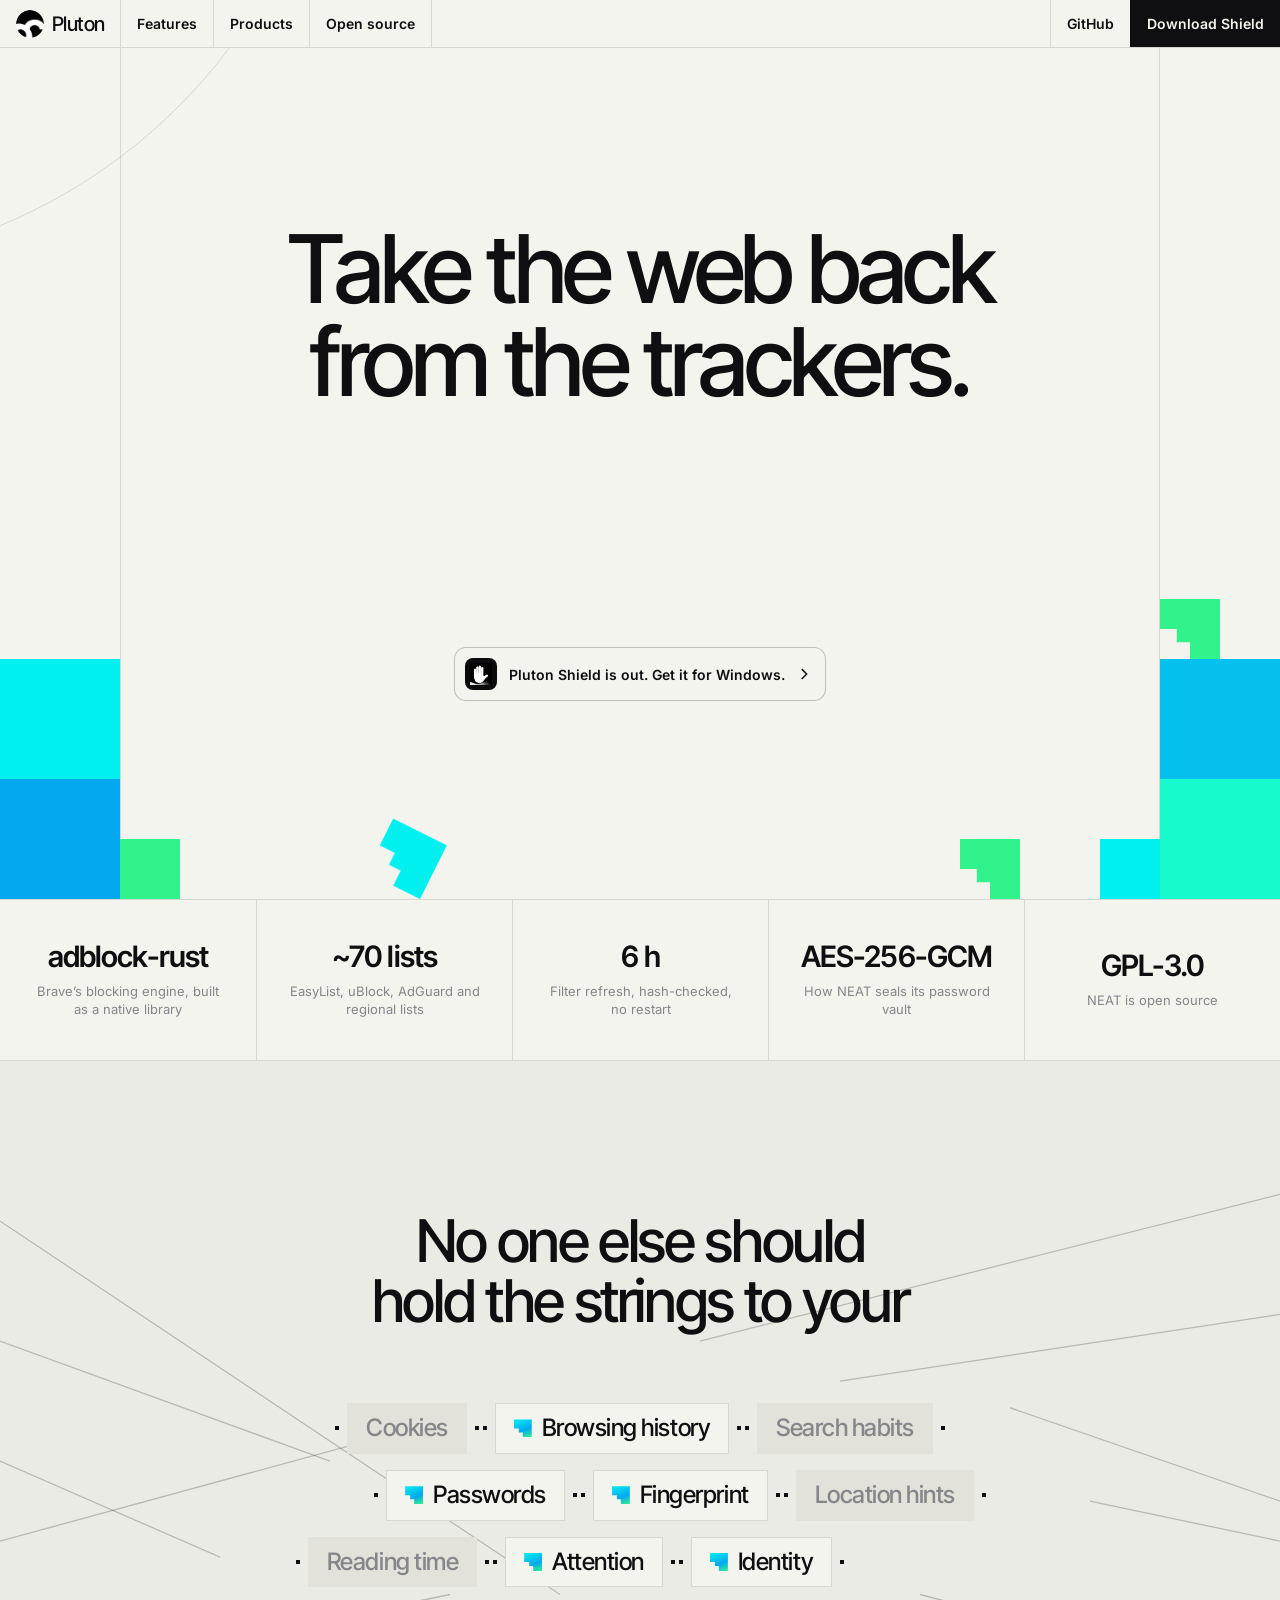
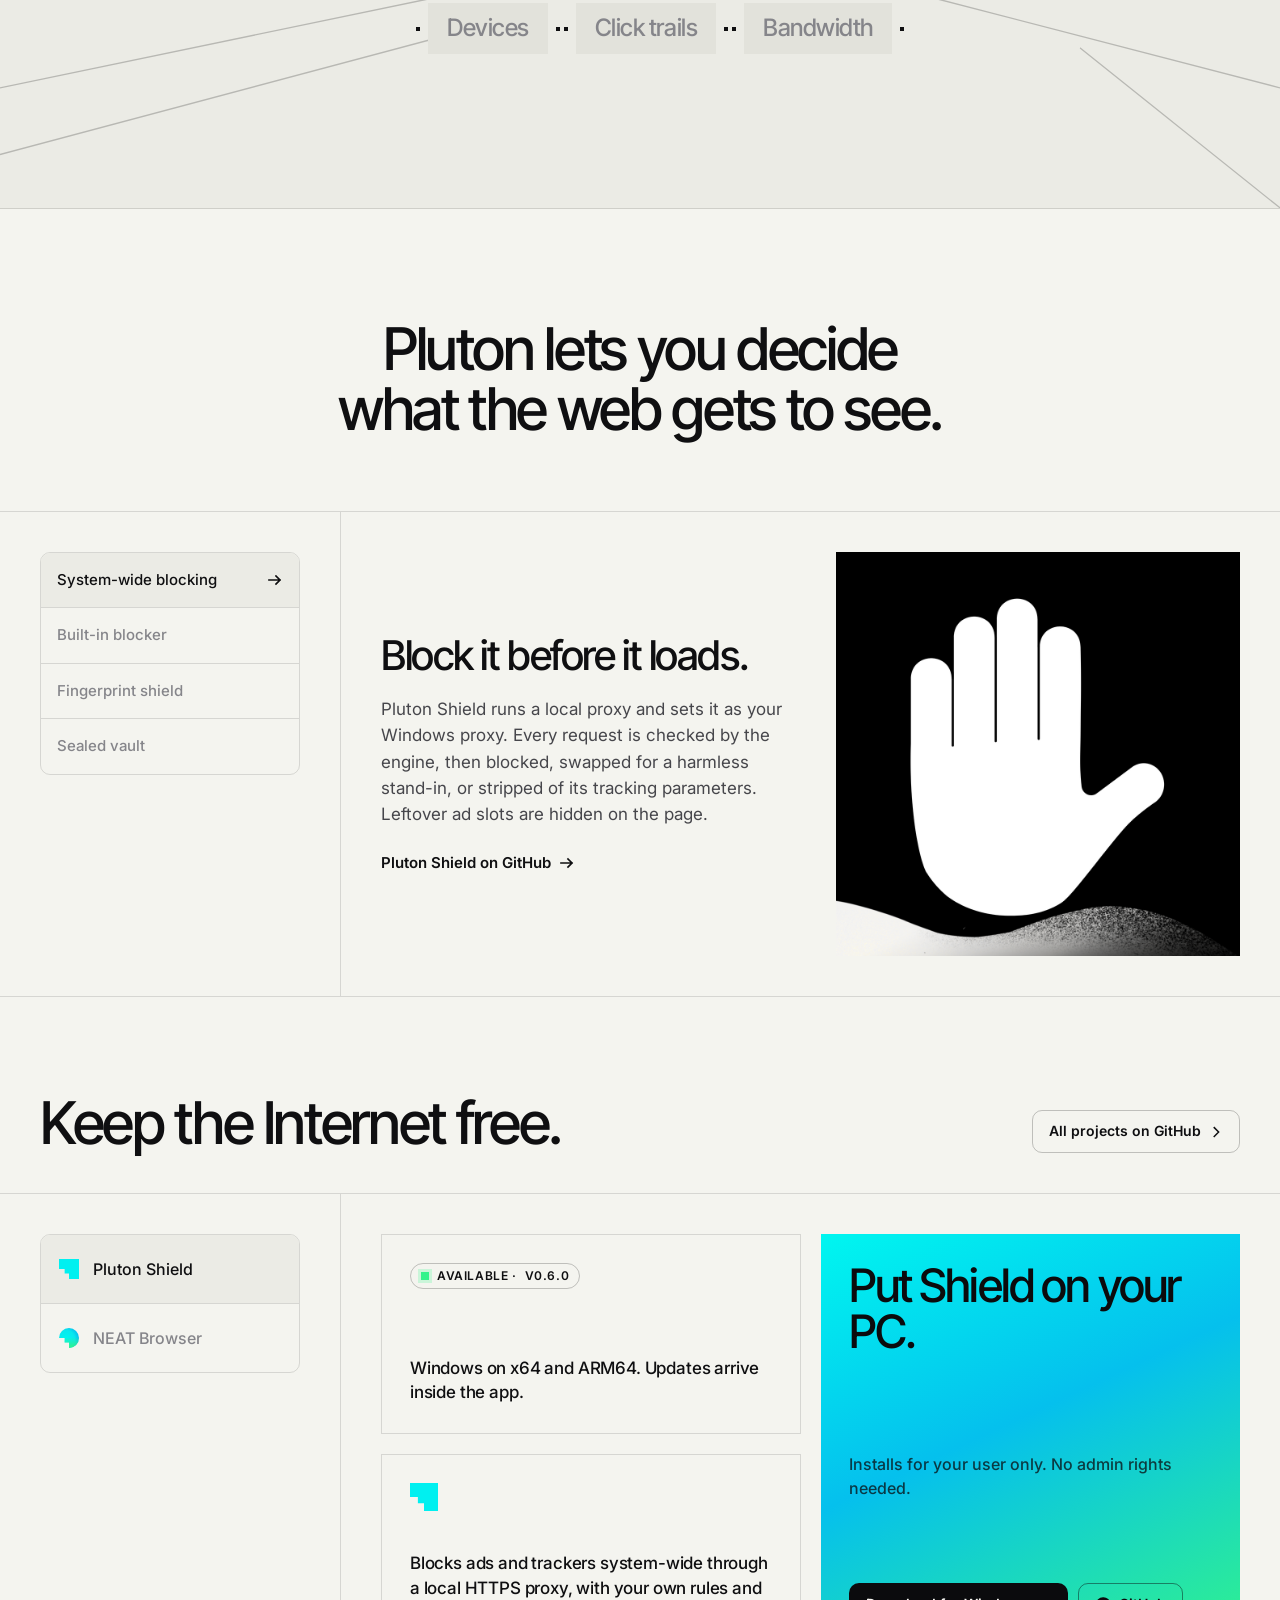
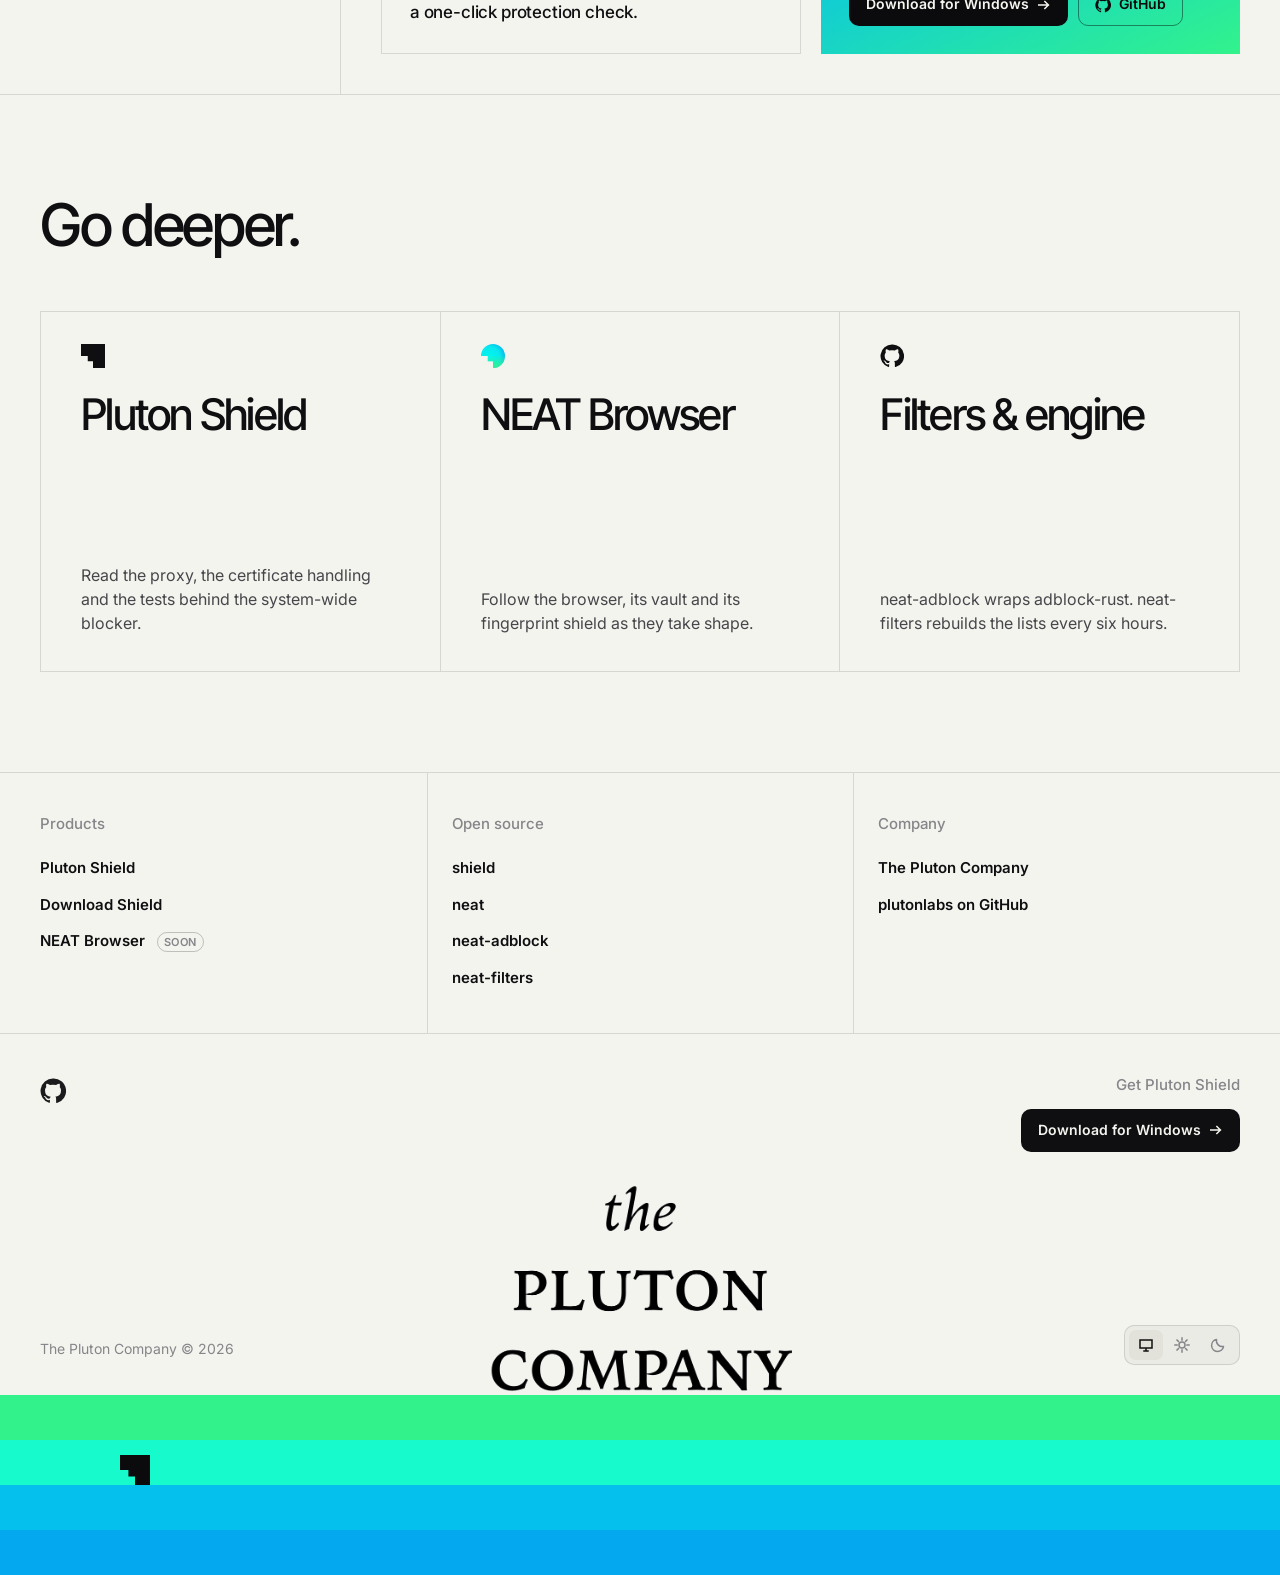
<file: index.html>
<!doctype html>
<html lang="en">
<head>
  <meta charset="utf-8">
  <meta name="viewport" content="width=device-width, initial-scale=1">
  <title>The Pluton Company — Shield &amp; NEAT</title>
  <meta name="description" content="The Pluton Company builds Pluton Shield, a system-wide ad and tracker blocker for Windows, and NEAT, a lightweight Windows browser with a built-in blocker, fingerprint protection and password vault.">
  <meta name="color-scheme" content="dark light">
  <meta name="theme-color" content="#0f0f11">
  <meta property="og:title" content="The Pluton Company — Shield &amp; NEAT">
  <meta property="og:description" content="Take the web back from the trackers. Pluton Shield blocks ads and trackers across Windows. NEAT is a lightweight browser built around privacy.">
  <meta property="og:type" content="website">

  <link rel="icon" type="image/png" sizes="32x32" href="assets/favicon-32.png">
  <link rel="apple-touch-icon" href="assets/favicon-180.png">

  <link rel="preconnect" href="https://fonts.googleapis.com">
  <link rel="preconnect" href="https://fonts.gstatic.com" crossorigin>
  <link href="https://fonts.googleapis.com/css2?family=Inter+Tight:wght@400;500;600&amp;family=Inter:wght@400;500;600&amp;display=swap" rel="stylesheet">
  <link rel="stylesheet" href="css/style.css">

  <!-- Runs before first paint so the saved theme is applied without a flash. -->
  <script src="js/app.js"></script>
  <script src="js/release.js" defer></script>
</head>
<body>

  <!-- Icon sprite -->
  <svg width="0" height="0" style="position:absolute" aria-hidden="true" focusable="false">
    <defs>
      <radialGradient id="neatBase" cx=".35" cy=".55" r=".78">
        <stop offset="0" stop-color="#00f6f0"/>
        <stop offset=".55" stop-color="#08e8ee"/>
        <stop offset="1" stop-color="#04a8ee"/>
      </radialGradient>
      <linearGradient id="neatGreen" x1="0" y1="0" x2="0" y2="1">
        <stop offset=".45" stop-color="#32f38b" stop-opacity="0"/>
        <stop offset="1" stop-color="#32f38b"/>
      </linearGradient>
      <linearGradient id="padGrad" x1="0" y1="0" x2="0" y2="1">
        <stop offset="0" stop-color="#04a8ee"/>
        <stop offset=".5" stop-color="#00f0f0"/>
        <stop offset="1" stop-color="#32f38b"/>
      </linearGradient>
    </defs>
    <symbol id="i-chev" viewBox="0 0 16 16"><path d="M6 3l5 5-5 5" fill="none" stroke="currentColor" stroke-width="1.7" stroke-linecap="square"/></symbol>
    <symbol id="i-arrow" viewBox="0 0 16 16"><path d="M2 8h11M9 4l4 4-4 4" fill="none" stroke="currentColor" stroke-width="1.7" stroke-linecap="square"/></symbol>
    <symbol id="i-github" viewBox="0 0 24 24"><path fill="currentColor" d="M12 .5a11.5 11.5 0 0 0-3.64 22.41c.58.1.79-.25.79-.56v-2c-3.2.7-3.88-1.37-3.88-1.37-.52-1.33-1.28-1.69-1.28-1.69-1.04-.71.08-.7.08-.7 1.15.08 1.76 1.19 1.76 1.19 1.03 1.76 2.69 1.25 3.34.96.1-.74.4-1.25.73-1.54-2.55-.29-5.24-1.28-5.24-5.69 0-1.26.45-2.28 1.18-3.09-.12-.29-.51-1.46.11-3.05 0 0 .97-.31 3.17 1.18a11 11 0 0 1 5.78 0c2.2-1.49 3.17-1.18 3.17-1.18.62 1.59.23 2.76.11 3.05.74.81 1.18 1.83 1.18 3.09 0 4.42-2.7 5.4-5.27 5.68.41.36.78 1.06.78 2.14v3.17c0 .31.21.67.8.56A11.5 11.5 0 0 0 12 .5Z"/></symbol>
    <symbol id="i-monitor" viewBox="0 0 16 16"><path d="M2 3h12v8H2zM6 14h4M8 11v3" fill="none" stroke="currentColor" stroke-width="1.5" stroke-linecap="square"/></symbol>
    <symbol id="i-sun" viewBox="0 0 16 16"><path d="M5 8a3 3 0 1 0 6 0 3 3 0 0 0-6 0zM8 1v2M8 13v2M1 8h2M13 8h2M3 3l1.4 1.4M11.6 11.6L13 13M13 3l-1.4 1.4M4.4 11.6L3 13" fill="none" stroke="currentColor" stroke-width="1.5" stroke-linecap="square"/></symbol>
    <symbol id="i-moon" viewBox="0 0 16 16"><path d="M13.5 9.5A6 6 0 0 1 6.5 2.5a6 6 0 1 0 7 7z" fill="none" stroke="currentColor" stroke-width="1.5" stroke-linejoin="round"/></symbol>
    <!-- The stepped-corner shape that runs through the whole brand -->
    <symbol id="i-stair" viewBox="0 0 16 16"><path d="M0 0H16V16H8V11.5H4.5V8H0Z" fill="currentColor"/></symbol>
    <!-- NEAT mark, redrawn as vector -->
    <symbol id="neat-mark" viewBox="0 0 64 64">
      <path d="M0 32A32 32 0 1 1 32 64L32 46L18 46L18 32Z" fill="url(#neatBase)"/>
      <path d="M0 32A32 32 0 1 1 32 64L32 46L18 46L18 32Z" fill="url(#neatGreen)"/>
    </symbol>
  </svg>

  <a class="skip" href="#main">Skip to content</a>

  <!-- ============ NAV ============ -->
  <header class="nav" id="top">
    <a class="nav__brand" href="#top" aria-label="The Pluton Company, home">
      <img class="mark" src="assets/pluton-mark.png" width="28" height="28" alt="">
      <span>Pluton</span>
    </a>

    <nav class="nav__links" id="nav-links" aria-label="Primary">
      <a href="#features">Features</a>
      <a href="#products">Products</a>
      <a href="#open-source">Open source</a>
    </nav>

    <div class="nav__right">
      <a class="nav__cell" href="https://github.com/plutonlabs" target="_blank" rel="noopener">GitHub</a>
      <a class="nav__cell nav__cell--cta" href="download.html#shield">Download Shield</a>
      <button class="nav__toggle" type="button" aria-expanded="false" aria-controls="nav-links" aria-label="Menu">
        <span></span><span></span>
      </button>
    </div>
  </header>

  <main id="main">

    <!-- ============ HERO ============ -->
    <section class="hero" id="hero" aria-labelledby="hero-title">
      <div class="hero__arc" aria-hidden="true"></div>
      <div class="hero__rail hero__rail--l" aria-hidden="true"></div>
      <div class="hero__rail hero__rail--r" aria-hidden="true"></div>

      <div class="hero__copy">
        <h1 class="display" id="hero-title">Take the web back<br>from the trackers.</h1>
      </div>

      <div class="stage" id="stage" aria-hidden="true">
        <div class="stage__probe"></div>
        <!-- static blocks -->
        <div class="blk blk--l1"></div>
        <div class="blk blk--l2"></div>
        <div class="blk blk--l3"></div>
        <div class="blk blk--r1"></div>
        <div class="blk blk--r2"></div>
        <div class="blk blk--r3"></div>
        <!-- moving blocks (positioned by js/app.js) -->
        <div class="mv mv--a" data-mv="a"></div>
        <div class="mv mv--b" data-mv="b"></div>
        <div class="mv mv--bar" data-mv="bar"></div>
        <div class="mv mv--d" data-mv="d"></div>
      </div>

      <a class="pill" href="download.html#shield">
        <span class="pill__icon"><img src="assets/shield-hand.png" width="22" height="22" alt=""></span>
        <span>Pluton Shield is out. Get it for Windows.</span>
        <svg class="ico" width="14" height="14" aria-hidden="true"><use href="#i-chev"/></svg>
      </a>
    </section>

    <!-- ============ AT A GLANCE ============ -->
    <section class="strip" aria-label="At a glance">
      <ul class="strip__row">
        <li class="strip__cell">
          <span class="strip__big">adblock-rust</span>
          <span class="strip__cap">Brave’s blocking engine, built as a native library</span>
        </li>
        <li class="strip__cell">
          <span class="strip__big">~70 lists</span>
          <span class="strip__cap">EasyList, uBlock, AdGuard and regional lists</span>
        </li>
        <li class="strip__cell">
          <span class="strip__big">6 h</span>
          <span class="strip__cap">Filter refresh, hash-checked, no restart</span>
        </li>
        <li class="strip__cell">
          <span class="strip__big">AES-256-GCM</span>
          <span class="strip__cap">How NEAT seals its password vault</span>
        </li>
        <li class="strip__cell">
          <span class="strip__big">GPL-3.0</span>
          <span class="strip__cap">NEAT is open source</span>
        </li>
      </ul>
    </section>

    <!-- ============ MANIFESTO ============ -->
    <section class="manifesto" id="manifesto" aria-labelledby="manifesto-title">
      <svg class="manifesto__lines" viewBox="0 0 1280 560" preserveAspectRatio="none" aria-hidden="true">
        <g fill="none" stroke="currentColor" stroke-width="1">
          <path d="M0 120L560 400"/>
          <path d="M0 210L330 300"/>
          <path d="M0 300L220 372"/>
          <path d="M0 360L440 270"/>
          <path d="M0 470L450 400"/>
          <path d="M0 520L450 430"/>
          <path d="M700 210L1280 100"/>
          <path d="M840 240L1280 190"/>
          <path d="M1010 260L1280 330"/>
          <path d="M1090 330L1280 360"/>
          <path d="M920 400L1280 470"/>
          <path d="M1080 440L1280 560"/>
        </g>
      </svg>

      <h2 class="display display--md" id="manifesto-title">No one else should hold the strings to your</h2>

      <ul class="chips">
        <li class="chips__row">
          <span class="chip"><i class="chip__ico" aria-hidden="true"></i>Cookies</span>
          <span class="chip chip--lit"><i class="chip__ico" aria-hidden="true"></i>Browsing history</span>
          <span class="chip"><i class="chip__ico" aria-hidden="true"></i>Search habits</span>
        </li>
        <li class="chips__row">
          <span class="chip chip--lit"><i class="chip__ico" aria-hidden="true"></i>Passwords</span>
          <span class="chip chip--lit"><i class="chip__ico" aria-hidden="true"></i>Fingerprint</span>
          <span class="chip"><i class="chip__ico" aria-hidden="true"></i>Location hints</span>
        </li>
        <li class="chips__row">
          <span class="chip"><i class="chip__ico" aria-hidden="true"></i>Reading time</span>
          <span class="chip chip--lit"><i class="chip__ico" aria-hidden="true"></i>Attention</span>
          <span class="chip chip--lit"><i class="chip__ico" aria-hidden="true"></i>Identity</span>
        </li>
        <li class="chips__row">
          <span class="chip"><i class="chip__ico" aria-hidden="true"></i>Devices</span>
          <span class="chip"><i class="chip__ico" aria-hidden="true"></i>Click trails</span>
          <span class="chip"><i class="chip__ico" aria-hidden="true"></i>Bandwidth</span>
        </li>
      </ul>
    </section>

    <!-- ============ FEATURES (tabs) ============ -->
    <section class="how" id="features" aria-labelledby="how-title">
      <div class="how__head">
        <h2 class="display display--md" id="how-title">Pluton lets you decide what the web gets to see.</h2>
      </div>

      <div class="tabs" data-tabs>
        <div class="tabs__list" role="tablist" aria-orientation="vertical" aria-label="Features">
          <button class="tab" role="tab" type="button" id="tab-system" aria-controls="panel-system" aria-selected="true">
            <span>System-wide blocking</span><svg class="ico" width="16" height="16" aria-hidden="true"><use href="#i-arrow"/></svg>
          </button>
          <button class="tab" role="tab" type="button" id="tab-blocker" aria-controls="panel-blocker" aria-selected="false" tabindex="-1">
            <span>Built-in blocker</span><svg class="ico" width="16" height="16" aria-hidden="true"><use href="#i-arrow"/></svg>
          </button>
          <button class="tab" role="tab" type="button" id="tab-fp" aria-controls="panel-fp" aria-selected="false" tabindex="-1">
            <span>Fingerprint shield</span><svg class="ico" width="16" height="16" aria-hidden="true"><use href="#i-arrow"/></svg>
          </button>
          <button class="tab" role="tab" type="button" id="tab-vault" aria-controls="panel-vault" aria-selected="false" tabindex="-1">
            <span>Sealed vault</span><svg class="ico" width="16" height="16" aria-hidden="true"><use href="#i-arrow"/></svg>
          </button>
        </div>

        <div class="tabs__panels">

          <article class="panel" role="tabpanel" id="panel-system" aria-labelledby="tab-system" tabindex="0">
            <div class="panel__text">
              <h3 class="display display--sm">Block it before it loads.</h3>
              <p>Pluton Shield runs a local proxy and sets it as your Windows proxy. Every request is checked by the engine, then blocked, swapped for a harmless stand-in, or stripped of its tracking parameters. Leftover ad slots are hidden on the page.</p>
              <a class="link-arrow" href="https://github.com/plutonlabs/shield" target="_blank" rel="noopener">Pluton Shield on GitHub <svg class="ico" width="16" height="16" aria-hidden="true"><use href="#i-arrow"/></svg></a>
            </div>
            <div class="panel__visual panel__visual--hand">
              <img src="assets/shield-hand.png" width="1000" height="1000" loading="lazy" alt="A white open hand held up like a stop sign, on black.">
            </div>
          </article>

          <article class="panel" role="tabpanel" id="panel-blocker" aria-labelledby="tab-blocker" tabindex="0" hidden>
            <div class="panel__text">
              <h3 class="display display--sm">A browser that blocks by default.</h3>
              <p>NEAT carries its own blocker: adblock-rust fed by uBlock Origin lists. It stops requests and popups, hides what is left, runs scriptlets before the page’s own scripts, and gives you a switch for each site.</p>
              <a class="link-arrow" href="https://github.com/plutonlabs/neat" target="_blank" rel="noopener">NEAT on GitHub <svg class="ico" width="16" height="16" aria-hidden="true"><use href="#i-arrow"/></svg></a>
            </div>
            <div class="panel__visual panel__visual--neat">
              <svg class="neat-big" viewBox="0 0 64 64" role="img" aria-label="The NEAT mark: a circle with a stepped corner cut out"><use href="#neat-mark"/></svg>
              <i class="deco deco--1"></i><i class="deco deco--2"></i><i class="deco deco--3"></i>
            </div>
          </article>

          <article class="panel" role="tabpanel" id="panel-fp" aria-labelledby="tab-fp" tabindex="0" hidden>
            <div class="panel__text">
              <h3 class="display display--sm">Look different to every site.</h3>
              <p>NEAT nudges what a page can read, such as canvas, audio and hardware details. Values stay steady on one site, differ on the next, and change again after a restart, so two sites can’t match their visitor.</p>
              <a class="link-arrow" href="https://github.com/plutonlabs/neat" target="_blank" rel="noopener">See how it works <svg class="ico" width="16" height="16" aria-hidden="true"><use href="#i-arrow"/></svg></a>
            </div>
            <div class="panel__visual panel__visual--fp">
              <div class="fp" data-fp>
                <figure class="fp__item"><div class="fp__grid" data-seed="11"></div><figcaption>example.com</figcaption></figure>
                <figure class="fp__item"><div class="fp__grid" data-seed="27"></div><figcaption>another.org</figcaption></figure>
                <figure class="fp__item"><div class="fp__grid" data-seed="43" data-roll></div><figcaption>example.com, after restart</figcaption></figure>
              </div>
            </div>
          </article>

          <article class="panel" role="tabpanel" id="panel-vault" aria-labelledby="tab-vault" tabindex="0" hidden>
            <div class="panel__text">
              <h3 class="display display--sm">Sealed on your machine.</h3>
              <p>Logins, one-time codes, cards and identities are sealed with AES-256-GCM. The key is wrapped for your Windows user, and showing or copying a password asks for Windows Hello or your NEAT password.</p>
              <a class="link-arrow" href="https://github.com/plutonlabs/neat" target="_blank" rel="noopener">NEAT on GitHub <svg class="ico" width="16" height="16" aria-hidden="true"><use href="#i-arrow"/></svg></a>
            </div>
            <div class="panel__visual panel__visual--vault">
              <svg class="padlock" viewBox="0 0 12 14" role="img" aria-label="A pixel-art padlock" shape-rendering="crispEdges">
                <path fill="url(#padGrad)" d="M4 0h4v1h-4zM3 1h6v1h-6zM2 2h3v1h-3zM7 2h3v1h-3zM2 3h2v1h-2zM8 3h2v1h-2zM2 4h2v1h-2zM8 4h2v1h-2zM2 5h2v1h-2zM8 5h2v1h-2zM0 6h12v1h-12zM0 7h12v1h-12zM0 8h4v1h-4zM8 8h4v1h-4zM0 9h4v1h-4zM8 9h4v1h-4zM0 10h5v1h-5zM7 10h5v1h-5zM0 11h5v1h-5zM7 11h5v1h-5zM0 12h12v1h-12zM0 13h12v1h-12z"/>
              </svg>
            </div>
          </article>

        </div>
      </div>
    </section>

    <!-- ============ PRODUCTS ============ -->
    <section class="work" id="products" aria-labelledby="work-title">
      <div class="work__head">
        <h2 class="display display--md" id="work-title">Keep the Internet free.</h2>
        <a class="btn" href="https://github.com/plutonlabs" target="_blank" rel="noopener">All projects on GitHub <svg class="ico" width="14" height="14" aria-hidden="true"><use href="#i-chev"/></svg></a>
      </div>

      <div class="tabs tabs--work" data-tabs>
        <div class="tabs__list tabs__list--work" role="tablist" aria-orientation="vertical" aria-label="Products">
          <button class="tab tab--prod" role="tab" type="button" id="tab-shield" aria-controls="panel-shield" aria-selected="true">
            <svg class="tab__ico" width="20" height="20" aria-hidden="true"><use href="#i-stair"/></svg>
            <span>Pluton Shield</span>
          </button>
          <button class="tab tab--prod" role="tab" type="button" id="tab-neat" aria-controls="panel-neat" aria-selected="false" tabindex="-1">
            <svg class="tab__ico" width="20" height="20" aria-hidden="true"><use href="#neat-mark"/></svg>
            <span>NEAT Browser</span>
          </button>
        </div>

        <div class="tabs__panels">
          <!-- Shield -->
          <div class="cards" role="tabpanel" id="panel-shield" aria-labelledby="tab-shield" tabindex="0">
            <div class="cards__col">
              <article class="card">
                <span class="tag tag--live">Available · <span data-version>v0.6.0</span></span>
                <p class="card__text">Windows on x64 and ARM64. Updates arrive inside the app.</p>
              </article>
              <article class="card">
                <svg class="card__ico" width="28" height="28" aria-hidden="true"><use href="#i-stair"/></svg>
                <p class="card__text">Blocks ads and trackers system-wide through a local HTTPS proxy, with your own rules and a one-click protection check.</p>
              </article>
            </div>
            <article class="card card--cta">
              <p class="card__big">Put Shield on your PC.</p>
              <p class="card__small">Installs for your user only. No admin rights needed.</p>
              <div class="card__actions">
                <a class="btn btn--solid" href="download.html#shield">Download for Windows <svg class="ico" width="14" height="14" aria-hidden="true"><use href="#i-arrow"/></svg></a>
                <a class="btn btn--dark" href="https://github.com/plutonlabs/shield" target="_blank" rel="noopener"><svg class="ico" width="16" height="16" aria-hidden="true"><use href="#i-github"/></svg> GitHub</a>
              </div>
            </article>
          </div>

          <!-- NEAT -->
          <div class="cards" role="tabpanel" id="panel-neat" aria-labelledby="tab-neat" tabindex="0" hidden>
            <div class="cards__col">
              <article class="card">
                <span class="tag tag--soon">Coming soon</span>
                <p class="card__text">NEAT is still being built in the open. There is no download yet.</p>
              </article>
              <article class="card">
                <img class="card__img" src="assets/neat-icon.png" width="40" height="40" alt="">
                <p class="card__text">A lightweight Windows browser on WinUI 3 and WebView2, with vertical tabs, a built-in blocker, fingerprint protection and a password vault.</p>
              </article>
            </div>
            <article class="card card--cta">
              <p class="card__big">Follow the build.</p>
              <p class="card__small">NEAT is open source under GPL-3.0.</p>
              <div class="card__actions">
                <a class="btn btn--solid" href="https://github.com/plutonlabs/neat" target="_blank" rel="noopener"><svg class="ico" width="16" height="16" aria-hidden="true"><use href="#i-github"/></svg> View on GitHub <svg class="ico" width="14" height="14" aria-hidden="true"><use href="#i-arrow"/></svg></a>
              </div>
            </article>
          </div>
        </div>
      </div>
    </section>

    <!-- ============ GO DEEPER ============ -->
    <section class="deeper" id="open-source" aria-labelledby="deeper-title">
      <div class="deeper__head">
        <h2 class="display display--md" id="deeper-title">Go deeper.</h2>
      </div>
      <div class="deeper__row">
        <a class="dcard" href="https://github.com/plutonlabs/shield" target="_blank" rel="noopener">
          <svg class="dcard__ico" width="24" height="24" aria-hidden="true"><use href="#i-stair"/></svg>
          <span class="dcard__title">Pluton Shield</span>
          <span class="dcard__text">Read the proxy, the certificate handling and the tests behind the system-wide blocker.</span>
        </a>
        <a class="dcard" href="https://github.com/plutonlabs/neat" target="_blank" rel="noopener">
          <svg class="dcard__ico" width="24" height="24" aria-hidden="true"><use href="#neat-mark"/></svg>
          <span class="dcard__title">NEAT Browser</span>
          <span class="dcard__text">Follow the browser, its vault and its fingerprint shield as they take shape.</span>
        </a>
        <a class="dcard" href="https://github.com/plutonlabs/neat-filters" target="_blank" rel="noopener">
          <svg class="dcard__ico" width="24" height="24" aria-hidden="true"><use href="#i-github"/></svg>
          <span class="dcard__title">Filters &amp; engine</span>
          <span class="dcard__text">neat-adblock wraps adblock-rust. neat-filters rebuilds the lists every six hours.</span>
        </a>
      </div>
    </section>

  </main>

  <!-- ============ FOOTER ============ -->
  <footer class="footer">
    <div class="footer__cols">
      <div class="footer__col">
        <h2 class="footer__label">Products</h2>
        <ul>
          <li><a href="https://github.com/plutonlabs/shield" target="_blank" rel="noopener">Pluton Shield</a></li>
          <li><a href="download.html#shield">Download Shield</a></li>
          <li><a href="https://github.com/plutonlabs/neat" target="_blank" rel="noopener">NEAT Browser <span class="soon">soon</span></a></li>
        </ul>
      </div>
      <div class="footer__col">
        <h2 class="footer__label">Open source</h2>
        <ul>
          <li><a href="https://github.com/plutonlabs/shield" target="_blank" rel="noopener">shield</a></li>
          <li><a href="https://github.com/plutonlabs/neat" target="_blank" rel="noopener">neat</a></li>
          <li><a href="https://github.com/plutonlabs/neat-adblock" target="_blank" rel="noopener">neat-adblock</a></li>
          <li><a href="https://github.com/plutonlabs/neat-filters" target="_blank" rel="noopener">neat-filters</a></li>
        </ul>
      </div>
      <div class="footer__col">
        <h2 class="footer__label">Company</h2>
        <ul>
          <li><a href="#top">The Pluton Company</a></li>
          <li><a href="https://github.com/plutonlabs" target="_blank" rel="noopener">plutonlabs on GitHub</a></li>
        </ul>
      </div>
    </div>

    <div class="footer__meta">
      <div class="footer__social">
        <a href="https://github.com/plutonlabs" target="_blank" rel="noopener" aria-label="plutonlabs on GitHub">
          <svg width="26" height="26" aria-hidden="true"><use href="#i-github"/></svg>
        </a>
      </div>
      <div class="footer__get">
        <span class="footer__label">Get Pluton Shield</span>
        <a class="btn btn--solid" href="download.html#shield">Download for Windows <svg class="ico" width="14" height="14" aria-hidden="true"><use href="#i-arrow"/></svg></a>
      </div>
    </div>

    <div class="footer__brand">
      <p class="footer__copy">The Pluton Company © <span data-year>2026</span></p>

      <div class="wordmark">
        <img src="assets/pluton-wordmark.png" width="900" height="900" loading="lazy" alt="the PLUTON COMPANY">
      </div>

      <div class="theme" role="group" aria-label="Color theme">
        <button type="button" data-theme-set="system" aria-pressed="true" aria-label="System theme"><svg width="16" height="16" aria-hidden="true"><use href="#i-monitor"/></svg></button>
        <button type="button" data-theme-set="light" aria-pressed="false" aria-label="Light theme"><svg width="16" height="16" aria-hidden="true"><use href="#i-sun"/></svg></button>
        <button type="button" data-theme-set="dark" aria-pressed="false" aria-label="Dark theme"><svg width="16" height="16" aria-hidden="true"><use href="#i-moon"/></svg></button>
      </div>
    </div>

    <div class="band" aria-hidden="true">
      <i class="band__s band__s--1"></i>
      <i class="band__s band__s--2"></i>
      <i class="band__s band__s--3"></i>
      <i class="band__s band__s--4"></i>
      <div class="mv mv--w" data-mv="w"></div>
    </div>
  </footer>

</body>
</html>
</file>
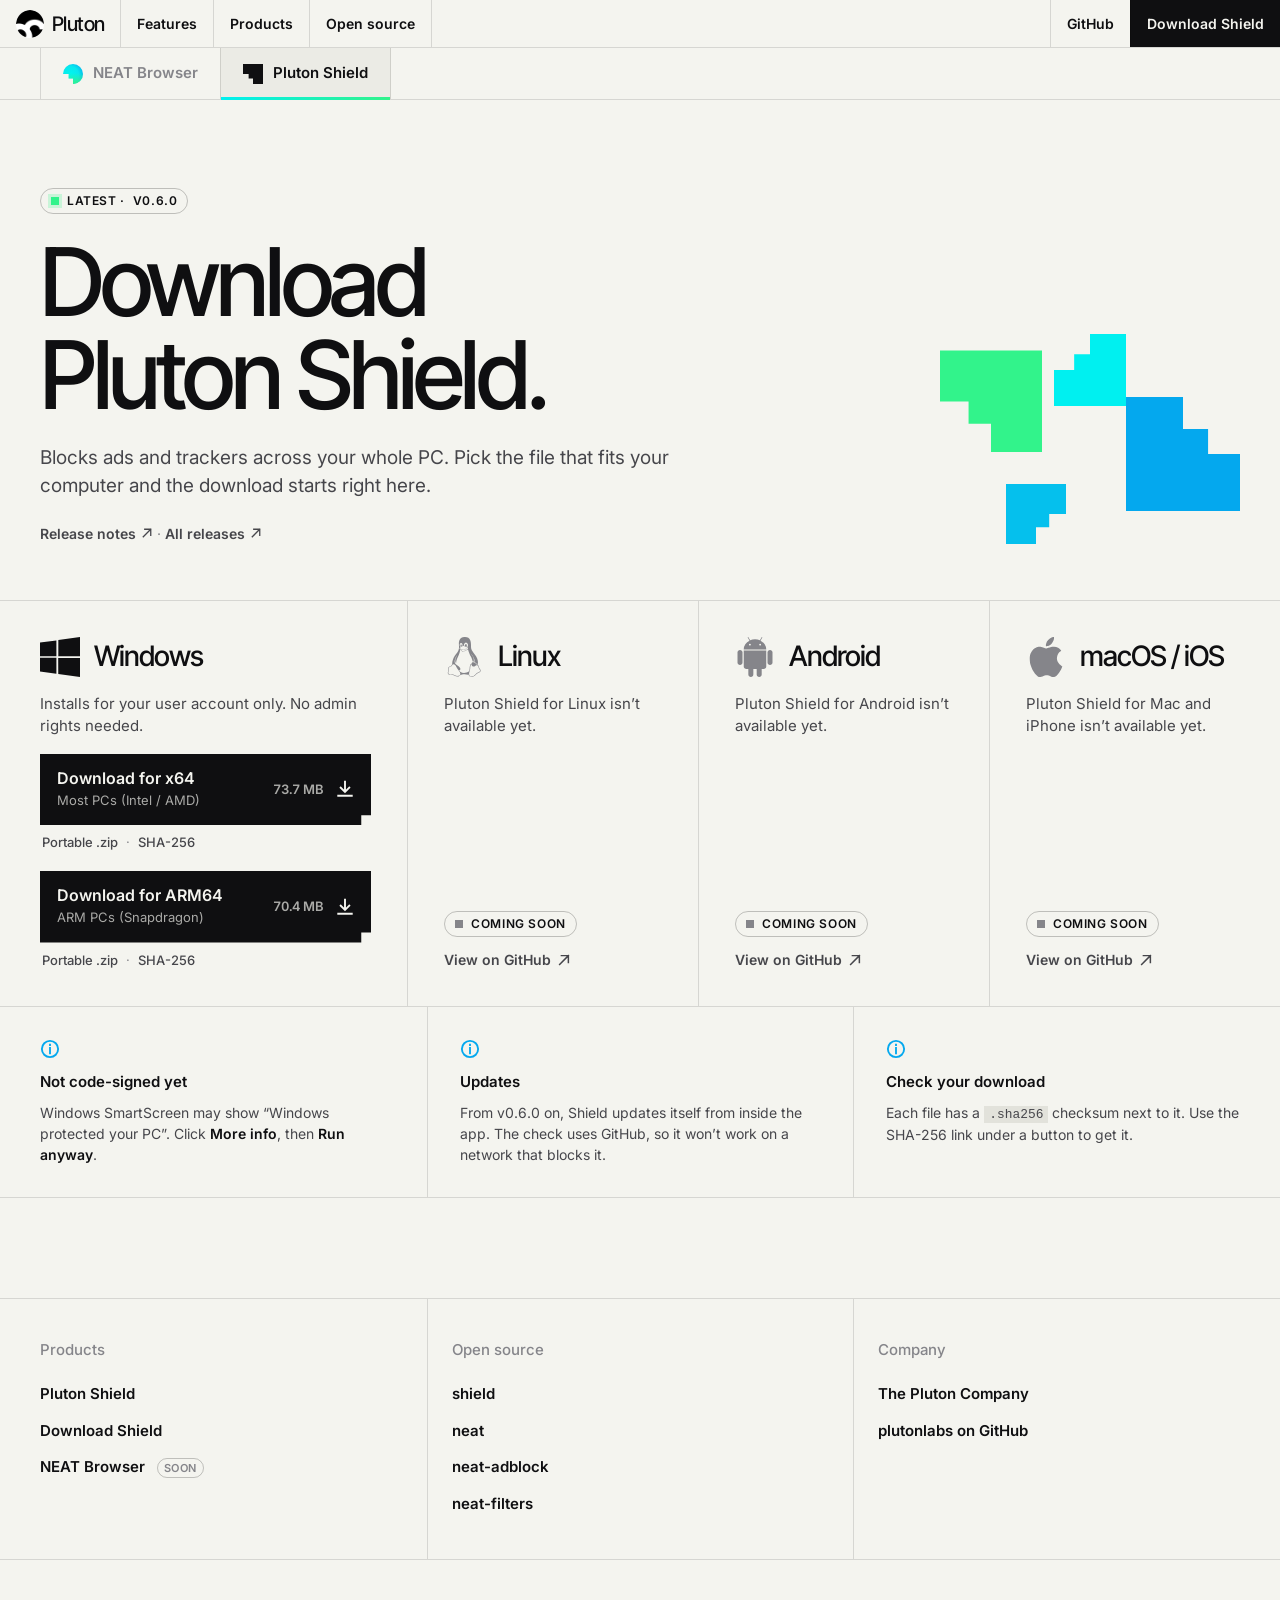
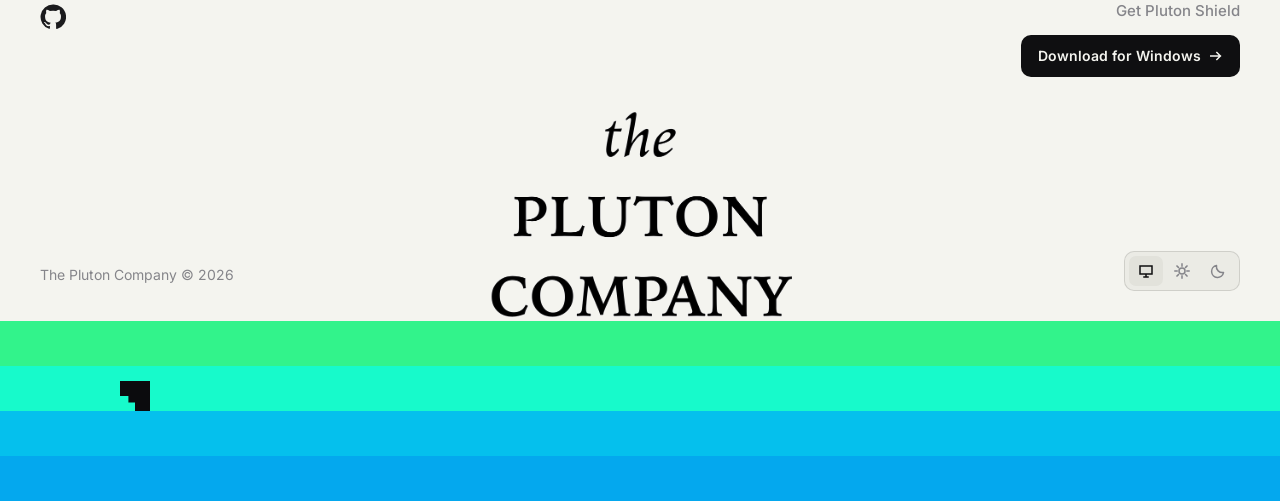
<file: download.html>
<!doctype html>
<html lang="en">
<head>
  <meta charset="utf-8">
  <meta name="viewport" content="width=device-width, initial-scale=1">
  <title>Download Pluton Shield — The Pluton Company</title>
  <meta name="description" content="Download Pluton Shield for Windows (x64 and ARM64). Linux, Android, macOS / iOS and NEAT Browser are coming soon.">
  <meta name="color-scheme" content="dark light">
  <meta name="theme-color" content="#0f0f11">
  <meta property="og:title" content="Download — The Pluton Company">
  <meta property="og:description" content="Get Pluton Shield for Windows, x64 or ARM64. Direct download, no account needed.">
  <meta property="og:type" content="website">

  <link rel="icon" type="image/png" sizes="32x32" href="assets/favicon-32.png">
  <link rel="apple-touch-icon" href="assets/favicon-180.png">

  <link rel="preconnect" href="https://fonts.googleapis.com">
  <link rel="preconnect" href="https://fonts.gstatic.com" crossorigin>
  <link href="https://fonts.googleapis.com/css2?family=Inter+Tight:wght@400;500;600&amp;family=Inter:wght@400;500;600&amp;display=swap" rel="stylesheet">
  <link rel="stylesheet" href="css/style.css">
  <link rel="stylesheet" href="css/download.css">

  <!-- Runs before first paint so the saved theme is applied without a flash. -->
  <script src="js/app.js"></script>
  <script src="js/release.js" defer></script>
  <script src="js/download.js" defer></script>
</head>
<body>

  <!-- Icon sprite -->
  <svg width="0" height="0" style="position:absolute" aria-hidden="true" focusable="false">
    <defs>
      <radialGradient id="neatBase" cx=".35" cy=".55" r=".78">
        <stop offset="0" stop-color="#00f6f0"/>
        <stop offset=".55" stop-color="#08e8ee"/>
        <stop offset="1" stop-color="#04a8ee"/>
      </radialGradient>
      <linearGradient id="neatGreen" x1="0" y1="0" x2="0" y2="1">
        <stop offset=".45" stop-color="#32f38b" stop-opacity="0"/>
        <stop offset="1" stop-color="#32f38b"/>
      </linearGradient>
    </defs>
    <symbol id="i-chev" viewBox="0 0 16 16"><path d="M6 3l5 5-5 5" fill="none" stroke="currentColor" stroke-width="1.7" stroke-linecap="square"/></symbol>
    <symbol id="i-arrow" viewBox="0 0 16 16"><path d="M2 8h11M9 4l4 4-4 4" fill="none" stroke="currentColor" stroke-width="1.7" stroke-linecap="square"/></symbol>
    <symbol id="i-download" viewBox="0 0 16 16"><path d="M8 1.5v8.5M4.2 6.8L8 10.6l3.8-3.8M2 14h12" fill="none" stroke="currentColor" stroke-width="1.7" stroke-linecap="square"/></symbol>
    <symbol id="i-ext" viewBox="0 0 16 16"><path d="M5 3h8v8M13 3L3 13" fill="none" stroke="currentColor" stroke-width="1.7" stroke-linecap="square"/></symbol>
    <symbol id="i-info" viewBox="0 0 16 16"><path d="M8 1.5a6.5 6.5 0 1 0 0 13 6.5 6.5 0 0 0 0-13zM8 7.2v4.3M8 4.6v.3" fill="none" stroke="currentColor" stroke-width="1.5" stroke-linecap="square"/></symbol>
    <symbol id="i-github" viewBox="0 0 24 24"><path fill="currentColor" d="M12 .5a11.5 11.5 0 0 0-3.64 22.41c.58.1.79-.25.79-.56v-2c-3.2.7-3.88-1.37-3.88-1.37-.52-1.33-1.28-1.69-1.28-1.69-1.04-.71.08-.7.08-.7 1.15.08 1.76 1.19 1.76 1.19 1.03 1.76 2.69 1.25 3.34.96.1-.74.4-1.25.73-1.54-2.55-.29-5.24-1.28-5.24-5.69 0-1.26.45-2.28 1.18-3.09-.12-.29-.51-1.46.11-3.05 0 0 .97-.31 3.17 1.18a11 11 0 0 1 5.78 0c2.2-1.49 3.17-1.18 3.17-1.18.62 1.59.23 2.76.11 3.05.74.81 1.18 1.83 1.18 3.09 0 4.42-2.7 5.4-5.27 5.68.41.36.78 1.06.78 2.14v3.17c0 .31.21.67.8.56A11.5 11.5 0 0 0 12 .5Z"/></symbol>
    <symbol id="i-monitor" viewBox="0 0 16 16"><path d="M2 3h12v8H2zM6 14h4M8 11v3" fill="none" stroke="currentColor" stroke-width="1.5" stroke-linecap="square"/></symbol>
    <symbol id="i-sun" viewBox="0 0 16 16"><path d="M5 8a3 3 0 1 0 6 0 3 3 0 0 0-6 0zM8 1v2M8 13v2M1 8h2M13 8h2M3 3l1.4 1.4M11.6 11.6L13 13M13 3l-1.4 1.4M4.4 11.6L3 13" fill="none" stroke="currentColor" stroke-width="1.5" stroke-linecap="square"/></symbol>
    <symbol id="i-moon" viewBox="0 0 16 16"><path d="M13.5 9.5A6 6 0 0 1 6.5 2.5a6 6 0 1 0 7 7z" fill="none" stroke="currentColor" stroke-width="1.5" stroke-linejoin="round"/></symbol>
    <!-- The stepped-corner shape that runs through the whole brand -->
    <symbol id="i-stair" viewBox="0 0 16 16"><path d="M0 0H16V16H8V11.5H4.5V8H0Z" fill="currentColor"/></symbol>
    <!-- NEAT mark, redrawn as vector -->
    <symbol id="neat-mark" viewBox="0 0 64 64">
      <path d="M0 32A32 32 0 1 1 32 64L32 46L18 46L18 32Z" fill="url(#neatBase)"/>
      <path d="M0 32A32 32 0 1 1 32 64L32 46L18 46L18 32Z" fill="url(#neatGreen)"/>
    </symbol>
    <!-- Platform logos: Bootstrap Icons (MIT), https://icons.getbootstrap.com -->
    <symbol id="i-windows" viewBox="0 0 16 16"><path fill="currentColor" d="M6.555 1.375 0 2.237v5.45h6.555zM0 13.795l6.555.933V8.313H0zm7.278-5.4.026 6.378L16 16V8.395zM16 0 7.33 1.244v6.414H16z"/></symbol>
    <symbol id="i-android" viewBox="0 0 16 16"><path fill="currentColor" d="m10.213 1.471.691-1.26q.069-.124-.048-.192-.128-.057-.195.058l-.7 1.27A4.8 4.8 0 0 0 8.005.941q-1.032 0-1.956.404l-.7-1.27Q5.281-.037 5.154.02q-.117.069-.049.193l.691 1.259a4.25 4.25 0 0 0-1.673 1.476A3.7 3.7 0 0 0 3.5 5.02h9q0-1.125-.623-2.072a4.27 4.27 0 0 0-1.664-1.476ZM6.22 3.303a.37.37 0 0 1-.267.11.35.35 0 0 1-.263-.11.37.37 0 0 1-.107-.264.37.37 0 0 1 .107-.265.35.35 0 0 1 .263-.11q.155 0 .267.11a.36.36 0 0 1 .112.265.36.36 0 0 1-.112.264m4.101 0a.35.35 0 0 1-.262.11.37.37 0 0 1-.268-.11.36.36 0 0 1-.112-.264q0-.154.112-.265a.37.37 0 0 1 .268-.11q.155 0 .262.11a.37.37 0 0 1 .107.265q0 .153-.107.264M3.5 11.77q0 .441.311.75.311.306.76.307h.758l.01 2.182q0 .414.292.703a.96.96 0 0 0 .7.288.97.97 0 0 0 .71-.288.95.95 0 0 0 .292-.703v-2.182h1.343v2.182q0 .414.292.703a.97.97 0 0 0 .71.288.97.97 0 0 0 .71-.288.95.95 0 0 0 .292-.703v-2.182h.76q.436 0 .749-.308.31-.307.311-.75V5.365h-9zm10.495-6.587a.98.98 0 0 0-.702.278.9.9 0 0 0-.293.685v4.063q0 .406.293.69a.97.97 0 0 0 .702.284q.42 0 .712-.284a.92.92 0 0 0 .293-.69V6.146a.9.9 0 0 0-.293-.685 1 1 0 0 0-.712-.278m-12.702.283a1 1 0 0 1 .712-.283q.41 0 .702.283a.9.9 0 0 1 .293.68v4.063a.93.93 0 0 1-.288.69.97.97 0 0 1-.707.284 1 1 0 0 1-.712-.284.92.92 0 0 1-.293-.69V6.146q0-.396.293-.68"/></symbol>
    <symbol id="i-linux" viewBox="0 0 16 16"><path fill="currentColor" d="M8.996 4.497c.104-.076.1-.168.186-.158s.022.102-.098.207c-.12.104-.308.243-.46.323-.291.152-.631.336-.993.336s-.647-.167-.853-.33c-.102-.082-.186-.162-.248-.221-.11-.086-.096-.207-.052-.204.075.01.087.109.134.153.064.06.144.137.241.214.195.154.454.304.778.304s.702-.19.932-.32c.13-.073.297-.204.433-.304M7.34 3.781c.055-.02.123-.031.174-.003.011.006.024.021.02.034-.012.038-.074.032-.11.05-.032.017-.057.052-.093.054-.034 0-.086-.012-.09-.046-.007-.044.058-.072.1-.089m.581-.003c.05-.028.119-.018.173.003.041.017.106.045.1.09-.004.033-.057.046-.09.045-.036-.002-.062-.037-.093-.053-.036-.019-.098-.013-.11-.051-.004-.013.008-.028.02-.034"/><path fill="currentColor" fill-rule="evenodd" d="M8.446.019c2.521.003 2.38 2.66 2.364 4.093-.01.939.509 1.574 1.04 2.244.474.56 1.095 1.38 1.45 2.32.29.765.402 1.613.115 2.465a.8.8 0 0 1 .254.152l.001.002c.207.175.271.447.329.698.058.252.112.488.224.615.344.382.494.667.48.922-.015.254-.203.43-.435.57-.465.28-1.164.491-1.586 1.002-.443.527-.99.83-1.505.871a1.25 1.25 0 0 1-1.256-.716v-.001a1 1 0 0 1-.078-.21c-.67.038-1.252-.165-1.718-.128-.687.038-1.116.204-1.506.206-.151.331-.445.547-.808.63-.5.114-1.126 0-1.743-.324-.577-.306-1.31-.278-1.85-.39-.27-.057-.51-.157-.626-.384-.116-.226-.095-.538.07-.988.051-.16.012-.398-.026-.648a2.5 2.5 0 0 1-.037-.369c0-.133.022-.265.087-.386v-.002c.14-.266.368-.377.577-.451s.397-.125.53-.258c.143-.15.27-.374.443-.56q.036-.037.073-.07c-.081-.538.007-1.105.192-1.662.393-1.18 1.223-2.314 1.811-3.014.502-.713.65-1.287.701-2.016.042-.997-.705-3.974 2.112-4.2q.168-.015.321-.013m2.596 10.866-.03.016c-.223.121-.348.337-.427.656-.08.32-.107.733-.13 1.206v.001c-.023.37-.192.824-.31 1.267s-.176.862-.036 1.128v.002c.226.452.608.636 1.051.601s.947-.304 1.36-.795c.474-.576 1.218-.796 1.638-1.05.21-.126.324-.242.333-.4.009-.157-.097-.403-.425-.767-.17-.192-.217-.462-.274-.71-.056-.247-.122-.468-.26-.585l-.001-.001c-.18-.157-.356-.17-.565-.164q-.069.001-.14.005c-.239.275-.805.612-1.197.508-.359-.09-.562-.508-.587-.918m-7.204.03H3.83c-.189.002-.314.09-.44.225-.149.158-.276.382-.445.56v.002h-.002c-.183.184-.414.239-.61.31-.195.069-.353.143-.46.35v.002c-.085.155-.066.378-.029.624.038.245.096.507.018.746v.002l-.001.002c-.157.427-.155.678-.082.822.074.143.235.22.48.272.493.103 1.26.069 1.906.41.583.305 1.168.404 1.598.305.431-.098.712-.369.75-.867v-.002c.029-.292-.195-.673-.485-1.052-.29-.38-.633-.752-.795-1.09v-.002l-.61-1.11c-.21-.286-.43-.462-.68-.5a1 1 0 0 0-.106-.008M9.584 4.85c-.14.2-.386.37-.695.467-.147.048-.302.17-.495.28a1.3 1.3 0 0 1-.74.19.97.97 0 0 1-.582-.227c-.14-.113-.25-.237-.394-.322a3 3 0 0 1-.192-.126c-.063 1.179-.85 2.658-1.226 3.511a5.4 5.4 0 0 0-.43 1.917c-.68-.906-.184-2.066.081-2.568.297-.55.343-.701.27-.649-.266.436-.685 1.13-.848 1.844-.085.372-.1.749.01 1.097.11.349.345.67.766.931.573.351.963.703 1.193 1.015s.302.584.23.777a.4.4 0 0 1-.212.22.7.7 0 0 1-.307.056l.184.235c.094.124.186.249.266.375 1.179.805 2.567.496 3.568-.218.1-.342.197-.664.212-.903.024-.474.05-.896.136-1.245s.244-.634.53-.791a1 1 0 0 1 .138-.061q.005-.045.013-.087c.082-.546.569-.572 1.18-.303.588.266.81.499.71.814h.13c.122-.398-.133-.69-.822-1.025l-.137-.06a2.35 2.35 0 0 0-.012-1.113c-.188-.79-.704-1.49-1.098-1.838-.072-.003-.065.06.081.203.363.333 1.156 1.532.727 2.644a1.2 1.2 0 0 0-.342-.043c-.164-.907-.543-1.66-.735-2.014-.359-.668-.918-2.036-1.158-2.983M7.72 3.503a1 1 0 0 0-.312.053c-.268.093-.447.286-.559.391-.022.021-.05.04-.119.091s-.172.126-.321.238q-.198.151-.13.38c.046.15.192.325.459.476.166.098.28.23.41.334a1 1 0 0 0 .215.133.9.9 0 0 0 .298.066c.282.017.49-.068.673-.173s.34-.233.518-.29c.365-.115.627-.345.709-.564a.37.37 0 0 0-.01-.309c-.048-.096-.148-.187-.318-.257h-.001c-.354-.151-.507-.162-.705-.29-.321-.207-.587-.28-.807-.279m-.89-1.122h-.025a.4.4 0 0 0-.278.135.76.76 0 0 0-.191.334 1.2 1.2 0 0 0-.051.445v.001c.01.162.041.299.102.436.05.116.109.204.183.274l.089-.065.117-.09-.023-.018a.4.4 0 0 1-.11-.161.7.7 0 0 1-.054-.22v-.01a.7.7 0 0 1 .014-.234.4.4 0 0 1 .08-.179q.056-.069.126-.073h.013a.18.18 0 0 1 .123.05c.045.04.08.09.11.162a.7.7 0 0 1 .054.22v.01a.7.7 0 0 1-.002.17 1.1 1.1 0 0 1 .317-.143 1.3 1.3 0 0 0 .002-.194V3.23a1.2 1.2 0 0 0-.102-.437.8.8 0 0 0-.227-.31.4.4 0 0 0-.268-.102m1.95-.155a.63.63 0 0 0-.394.14.9.9 0 0 0-.287.376 1.2 1.2 0 0 0-.1.51v.015q0 .079.01.152c.114.027.278.074.406.138a1 1 0 0 1-.011-.172.8.8 0 0 1 .058-.278.5.5 0 0 1 .139-.2.26.26 0 0 1 .182-.069.26.26 0 0 1 .178.081c.055.054.094.12.124.21.029.086.042.17.04.27l-.002.012a.8.8 0 0 1-.057.277c-.024.059-.089.106-.122.145.046.016.09.03.146.052a5 5 0 0 1 .248.102 1.2 1.2 0 0 0 .244-.763 1.2 1.2 0 0 0-.11-.495.9.9 0 0 0-.294-.37.64.64 0 0 0-.39-.133z"/></symbol>
    <symbol id="i-apple" viewBox="0 0 16 16"><path fill="currentColor" d="M11.182.008C11.148-.03 9.923.023 8.857 1.18c-1.066 1.156-.902 2.482-.878 2.516s1.52.087 2.475-1.258.762-2.391.728-2.43m3.314 11.733c-.048-.096-2.325-1.234-2.113-3.422s1.675-2.789 1.698-2.854-.597-.79-1.254-1.157a3.7 3.7 0 0 0-1.563-.434c-.108-.003-.483-.095-1.254.116-.508.139-1.653.589-1.968.607-.316.018-1.256-.522-2.267-.665-.647-.125-1.333.131-1.824.328-.49.196-1.422.754-2.074 2.237-.652 1.482-.311 3.83-.067 4.56s.625 1.924 1.273 2.796c.576.984 1.34 1.667 1.659 1.899s1.219.386 1.843.067c.502-.308 1.408-.485 1.766-.472.357.013 1.061.154 1.782.539.571.197 1.111.115 1.652-.105.541-.221 1.324-1.059 2.238-2.758q.52-1.185.473-1.282"/></symbol>
  </svg>

  <a class="skip" href="#main">Skip to content</a>

  <!-- ============ NAV ============ -->
  <header class="nav" id="top">
    <a class="nav__brand" href="index.html" aria-label="The Pluton Company, home">
      <img class="mark" src="assets/pluton-mark.png" width="28" height="28" alt="">
      <span>Pluton</span>
    </a>

    <nav class="nav__links" id="nav-links" aria-label="Primary">
      <a href="index.html#features">Features</a>
      <a href="index.html#products">Products</a>
      <a href="index.html#open-source">Open source</a>
    </nav>

    <div class="nav__right">
      <a class="nav__cell" href="https://github.com/plutonlabs" target="_blank" rel="noopener">GitHub</a>
      <a class="nav__cell nav__cell--cta" href="download.html#shield" aria-current="page">Download Shield</a>
      <button class="nav__toggle" type="button" aria-expanded="false" aria-controls="nav-links" aria-label="Menu">
        <span></span><span></span>
      </button>
    </div>
  </header>

  <!-- ============ SUB NAV: one tab per product ============ -->
  <div class="subnav" id="dl-top">
    <div class="subnav__tabs" role="tablist" aria-label="Choose a product">
      <button class="subnav__tab" role="tab" type="button" id="subtab-neat" data-tab="neat" aria-controls="panel-neat" aria-selected="false" tabindex="-1">
        <svg width="20" height="20" aria-hidden="true"><use href="#neat-mark"/></svg>
        <span>NEAT Browser</span>
      </button>
      <button class="subnav__tab" role="tab" type="button" id="subtab-shield" data-tab="shield" aria-controls="panel-shield" aria-selected="true">
        <svg width="20" height="20" aria-hidden="true"><use href="#i-stair"/></svg>
        <span>Pluton Shield</span>
      </button>
    </div>
  </div>

  <main id="main">

    <!-- ================= PLUTON SHIELD ================= -->
    <section class="dl-panel" id="panel-shield" role="tabpanel" aria-labelledby="subtab-shield" tabindex="0">

      <header class="dl-head">
        <div class="dl-head__copy">
          <span class="tag tag--live">Latest · <span data-version>v0.6.0</span></span>
          <h1 class="display">Download<br>Pluton Shield.</h1>
          <p class="dl-head__lead">Blocks ads and trackers across your whole PC. Pick the file that fits your computer and the download starts right here.</p>
          <p class="dl-head__meta">
            <span data-date-wrap hidden>Released <span data-date></span> · </span>
            <a href="https://github.com/plutonlabs/shield/releases/latest" data-release-url target="_blank" rel="noopener">Release notes <svg class="ico" width="12" height="12" aria-hidden="true"><use href="#i-ext"/></svg></a>
            <span aria-hidden="true"> · </span>
            <a href="https://github.com/plutonlabs/shield/releases" target="_blank" rel="noopener">All releases <svg class="ico" width="12" height="12" aria-hidden="true"><use href="#i-ext"/></svg></a>
          </p>
        </div>
        <div class="dl-art" aria-hidden="true">
          <i class="dl-art__b dl-art__b--1"></i>
          <i class="dl-art__b dl-art__b--2"></i>
          <i class="dl-art__b dl-art__b--3"></i>
          <i class="dl-art__b dl-art__b--4"></i>
        </div>
      </header>

      <div class="plats">

        <!-- Windows: available -->
        <article class="plat plat--live" aria-labelledby="shield-win">
          <div class="plat__top">
            <svg class="plat__ico" width="40" height="40" aria-hidden="true"><use href="#i-windows"/></svg>
            <h2 class="plat__name" id="shield-win">Windows</h2>
          </div>
          <p class="plat__text">Installs for your user account only. No admin rights needed.</p>

          <div class="plat__dl">
            <div class="dlgroup" data-arch="x64">
              <a class="dl" href="https://github.com/plutonlabs/shield/releases/download/v0.6.0/PlutonShield-v0.6.0-win-x64-Setup.exe" data-dl="x64-setup" data-file="PlutonShield-v0.6.0-win-x64-Setup.exe">
                <span class="dl__main">
                  <span class="dl__label">Download for x64 <span class="dl__rec" hidden>Recommended</span></span>
                  <span class="dl__sub">Most PCs (Intel / AMD)</span>
                </span>
                <span class="dl__side">
                  <span class="dl__size" data-size="x64-setup">73.7 MB</span>
                  <svg class="ico" width="18" height="18" aria-hidden="true"><use href="#i-download"/></svg>
                </span>
              </a>
              <p class="dlgroup__extra">
                <a href="https://github.com/plutonlabs/shield/releases/download/v0.6.0/PlutonShield-v0.6.0-win-x64.zip" data-dl="x64-zip" data-file="PlutonShield-v0.6.0-win-x64.zip">Portable .zip</a>
                <span aria-hidden="true">·</span>
                <a href="https://github.com/plutonlabs/shield/releases/download/v0.6.0/PlutonShield-v0.6.0-win-x64-Setup.exe.sha256" data-dl="x64-setup-sha" data-file="PlutonShield-v0.6.0-win-x64-Setup.exe.sha256">SHA-256</a>
              </p>
            </div>

            <div class="dlgroup" data-arch="arm64">
              <a class="dl" href="https://github.com/plutonlabs/shield/releases/download/v0.6.0/PlutonShield-v0.6.0-win-arm64-Setup.exe" data-dl="arm64-setup" data-file="PlutonShield-v0.6.0-win-arm64-Setup.exe">
                <span class="dl__main">
                  <span class="dl__label">Download for ARM64 <span class="dl__rec" hidden>Recommended</span></span>
                  <span class="dl__sub">ARM PCs (Snapdragon)</span>
                </span>
                <span class="dl__side">
                  <span class="dl__size" data-size="arm64-setup">70.4 MB</span>
                  <svg class="ico" width="18" height="18" aria-hidden="true"><use href="#i-download"/></svg>
                </span>
              </a>
              <p class="dlgroup__extra">
                <a href="https://github.com/plutonlabs/shield/releases/download/v0.6.0/PlutonShield-v0.6.0-win-arm64.zip" data-dl="arm64-zip" data-file="PlutonShield-v0.6.0-win-arm64.zip">Portable .zip</a>
                <span aria-hidden="true">·</span>
                <a href="https://github.com/plutonlabs/shield/releases/download/v0.6.0/PlutonShield-v0.6.0-win-arm64-Setup.exe.sha256" data-dl="arm64-setup-sha" data-file="PlutonShield-v0.6.0-win-arm64-Setup.exe.sha256">SHA-256</a>
              </p>
            </div>
          </div>
        </article>

        <!-- Linux: coming soon -->
        <a class="plat plat--soon" href="https://github.com/plutonlabs/shield" target="_blank" rel="noopener">
          <div class="plat__top">
            <svg class="plat__ico" width="40" height="40" aria-hidden="true"><use href="#i-linux"/></svg>
            <h2 class="plat__name">Linux</h2>
          </div>
          <p class="plat__text">Pluton Shield for Linux isn’t available yet.</p>
          <div class="plat__foot">
            <span class="tag tag--soon">Coming soon</span>
            <span class="plat__go">View on GitHub <svg class="ico" width="14" height="14" aria-hidden="true"><use href="#i-ext"/></svg></span>
          </div>
        </a>

        <!-- Android: coming soon -->
        <a class="plat plat--soon" href="https://github.com/plutonlabs/shield" target="_blank" rel="noopener">
          <div class="plat__top">
            <svg class="plat__ico" width="40" height="40" aria-hidden="true"><use href="#i-android"/></svg>
            <h2 class="plat__name">Android</h2>
          </div>
          <p class="plat__text">Pluton Shield for Android isn’t available yet.</p>
          <div class="plat__foot">
            <span class="tag tag--soon">Coming soon</span>
            <span class="plat__go">View on GitHub <svg class="ico" width="14" height="14" aria-hidden="true"><use href="#i-ext"/></svg></span>
          </div>
        </a>

        <!-- macOS / iOS: coming soon -->
        <a class="plat plat--soon" href="https://github.com/plutonlabs/shield" target="_blank" rel="noopener">
          <div class="plat__top">
            <svg class="plat__ico" width="40" height="40" aria-hidden="true"><use href="#i-apple"/></svg>
            <h2 class="plat__name">macOS / iOS</h2>
          </div>
          <p class="plat__text">Pluton Shield for Mac and iPhone isn’t available yet.</p>
          <div class="plat__foot">
            <span class="tag tag--soon">Coming soon</span>
            <span class="plat__go">View on GitHub <svg class="ico" width="14" height="14" aria-hidden="true"><use href="#i-ext"/></svg></span>
          </div>
        </a>
      </div>

      <div class="notes">
        <div class="note">
          <svg class="note__ico" width="20" height="20" aria-hidden="true"><use href="#i-info"/></svg>
          <h3 class="note__title">Not code-signed yet</h3>
          <p>Windows SmartScreen may show “Windows protected your PC”. Click <strong>More info</strong>, then <strong>Run anyway</strong>.</p>
        </div>
        <div class="note">
          <svg class="note__ico" width="20" height="20" aria-hidden="true"><use href="#i-info"/></svg>
          <h3 class="note__title">Updates</h3>
          <p>From v0.6.0 on, Shield updates itself from inside the app. The check uses GitHub, so it won’t work on a network that blocks it.</p>
        </div>
        <div class="note">
          <svg class="note__ico" width="20" height="20" aria-hidden="true"><use href="#i-info"/></svg>
          <h3 class="note__title">Check your download</h3>
          <p>Each file has a <code>.sha256</code> checksum next to it. Use the SHA-256 link under a button to get it.</p>
        </div>
      </div>
    </section>

    <!-- ================= NEAT BROWSER ================= -->
    <section class="dl-panel" id="panel-neat" role="tabpanel" aria-labelledby="subtab-neat" tabindex="0" hidden>

      <header class="dl-head">
        <div class="dl-head__copy">
          <span class="tag tag--soon">Coming soon</span>
          <h1 class="display">Download<br>NEAT Browser.</h1>
          <p class="dl-head__lead">A lightweight Windows browser with vertical tabs, a built-in blocker, fingerprint protection and a password vault. It is still being built in the open.</p>
          <p class="dl-head__meta">
            <a href="https://github.com/plutonlabs/neat" target="_blank" rel="noopener">Follow NEAT on GitHub <svg class="ico" width="12" height="12" aria-hidden="true"><use href="#i-ext"/></svg></a>
          </p>
        </div>
        <div class="dl-art" aria-hidden="true">
          <i class="dl-art__b dl-art__b--1"></i>
          <i class="dl-art__b dl-art__b--2"></i>
          <i class="dl-art__b dl-art__b--3"></i>
          <i class="dl-art__b dl-art__b--4"></i>
        </div>
      </header>

      <div class="plats plats--neat">
        <a class="plat plat--soon" href="https://github.com/plutonlabs/neat" target="_blank" rel="noopener">
          <div class="plat__top">
            <svg class="plat__ico" width="40" height="40" aria-hidden="true"><use href="#i-windows"/></svg>
            <h2 class="plat__name">Windows</h2>
          </div>
          <p class="plat__text">NEAT is open source under GPL-3.0 and has no release yet.</p>
          <div class="plat__dl">
            <span class="dl dl--off" aria-disabled="true">
              <span class="dl__main">
                <span class="dl__label">Download for Windows</span>
                <span class="dl__sub">Coming soon</span>
              </span>
              <span class="dl__side"><svg class="ico" width="18" height="18" aria-hidden="true"><use href="#i-download"/></svg></span>
            </span>
          </div>
          <div class="plat__foot">
            <span class="tag tag--soon">Coming soon</span>
            <span class="plat__go">View on GitHub <svg class="ico" width="14" height="14" aria-hidden="true"><use href="#i-ext"/></svg></span>
          </div>
        </a>

        <div class="plat plat--art" aria-hidden="true">
          <svg class="neat-big" viewBox="0 0 64 64"><use href="#neat-mark"/></svg>
          <i class="deco deco--1"></i><i class="deco deco--2"></i><i class="deco deco--3"></i>
        </div>
      </div>
    </section>

  </main>

  <!-- Confirms a download click -->
  <div class="toast" id="toast" role="status" aria-live="polite">
    <svg class="ico" width="20" height="20" aria-hidden="true"><use href="#i-download"/></svg>
    <div class="toast__text">
      <p class="toast__title"></p>
      <p class="toast__body"></p>
    </div>
    <button class="toast__close" type="button" aria-label="Dismiss">×</button>
  </div>

  <!-- ============ FOOTER ============ -->
  <footer class="footer">
    <div class="footer__cols">
      <div class="footer__col">
        <h2 class="footer__label">Products</h2>
        <ul>
          <li><a href="https://github.com/plutonlabs/shield" target="_blank" rel="noopener">Pluton Shield</a></li>
          <li><a href="download.html#shield">Download Shield</a></li>
          <li><a href="download.html#neat">NEAT Browser <span class="soon">soon</span></a></li>
        </ul>
      </div>
      <div class="footer__col">
        <h2 class="footer__label">Open source</h2>
        <ul>
          <li><a href="https://github.com/plutonlabs/shield" target="_blank" rel="noopener">shield</a></li>
          <li><a href="https://github.com/plutonlabs/neat" target="_blank" rel="noopener">neat</a></li>
          <li><a href="https://github.com/plutonlabs/neat-adblock" target="_blank" rel="noopener">neat-adblock</a></li>
          <li><a href="https://github.com/plutonlabs/neat-filters" target="_blank" rel="noopener">neat-filters</a></li>
        </ul>
      </div>
      <div class="footer__col">
        <h2 class="footer__label">Company</h2>
        <ul>
          <li><a href="index.html">The Pluton Company</a></li>
          <li><a href="https://github.com/plutonlabs" target="_blank" rel="noopener">plutonlabs on GitHub</a></li>
        </ul>
      </div>
    </div>

    <div class="footer__meta">
      <div class="footer__social">
        <a href="https://github.com/plutonlabs" target="_blank" rel="noopener" aria-label="plutonlabs on GitHub">
          <svg width="26" height="26" aria-hidden="true"><use href="#i-github"/></svg>
        </a>
      </div>
      <div class="footer__get">
        <span class="footer__label">Get Pluton Shield</span>
        <a class="btn btn--solid" href="download.html#shield">Download for Windows <svg class="ico" width="14" height="14" aria-hidden="true"><use href="#i-arrow"/></svg></a>
      </div>
    </div>

    <div class="footer__brand">
      <p class="footer__copy">The Pluton Company © <span data-year>2026</span></p>

      <div class="wordmark">
        <img src="assets/pluton-wordmark.png" width="900" height="900" loading="lazy" alt="the PLUTON COMPANY">
      </div>

      <div class="theme" role="group" aria-label="Color theme">
        <button type="button" data-theme-set="system" aria-pressed="true" aria-label="System theme"><svg width="16" height="16" aria-hidden="true"><use href="#i-monitor"/></svg></button>
        <button type="button" data-theme-set="light" aria-pressed="false" aria-label="Light theme"><svg width="16" height="16" aria-hidden="true"><use href="#i-sun"/></svg></button>
        <button type="button" data-theme-set="dark" aria-pressed="false" aria-label="Dark theme"><svg width="16" height="16" aria-hidden="true"><use href="#i-moon"/></svg></button>
      </div>
    </div>

    <div class="band" aria-hidden="true">
      <i class="band__s band__s--1"></i>
      <i class="band__s band__s--2"></i>
      <i class="band__s band__s--3"></i>
      <i class="band__s band__s--4"></i>
      <div class="mv mv--w" data-mv="w"></div>
    </div>
  </footer>

</body>
</html>
</file>
<file: css/style.css>
/* ==========================================================================
   The Pluton Company — site styles
   Structure: tokens → base → nav → hero → strip → manifesto → features
              → products → go deeper → footer → responsive → motion
   ========================================================================== */

/* ---------- Tokens ---------- */
:root {
  /* dark (default) */
  --bg: #0f0f11;
  --bg-2: #161619;
  --bg-3: #1d1d21;
  --fg: #f6f6f1;
  --fg-2: #b9b9b3;
  --fg-3: #77777c;
  --line: rgba(255, 255, 255, 0.1);
  --line-2: rgba(255, 255, 255, 0.2);
  --focus: #00f0f0;
  --invert: 0;
  --blend: lighten;

  /* brand accents, sampled from the NEAT mark */
  --c1: #04a8ee;
  --c2: #05c0ed;
  --c3: #00f0f0;
  --c4: #17facb;
  --c5: #32f38b;
  --ink: #0b0b0d;

  --nav-h: 48px;
  --u: clamp(20px, calc(100vw / 21), 60px); /* one block unit */
  --pad: clamp(20px, 3.2vw, 40px);

  --font-display: "Inter Tight", "Inter", ui-sans-serif, system-ui, -apple-system, "Segoe UI", Roboto, Helvetica, Arial, sans-serif;
  --font: "Inter", ui-sans-serif, system-ui, -apple-system, "Segoe UI", Roboto, Helvetica, Arial, sans-serif;
  --mono: ui-monospace, "SFMono-Regular", Menlo, Consolas, monospace;

  /* the stepped corner, as a clip-path */
  --stair: polygon(0 0, 100% 0, 100% 100%, 50% 100%, 50% 72%, 28% 72%, 28% 50%, 0 50%);

  color-scheme: dark;
}

@media (prefers-color-scheme: light) {
  :root:not([data-theme="dark"]) {
    --bg: #f4f4ef;
    --bg-2: #ebebe5;
    --bg-3: #e2e2db;
    --fg: #0f0f11;
    --fg-2: #46464b;
    --fg-3: #85858a;
    --line: rgba(0, 0, 0, 0.12);
    --line-2: rgba(0, 0, 0, 0.22);
    --focus: #0a78c0;
    --invert: 1;
    --blend: darken;
    color-scheme: light;
  }
}

:root[data-theme="light"] {
  --bg: #f4f4ef;
  --bg-2: #ebebe5;
  --bg-3: #e2e2db;
  --fg: #0f0f11;
  --fg-2: #46464b;
  --fg-3: #85858a;
  --line: rgba(0, 0, 0, 0.12);
  --line-2: rgba(0, 0, 0, 0.22);
  --focus: #0a78c0;
  --invert: 1;
  --blend: darken;
  color-scheme: light;
}

/* ---------- Base ---------- */
*,
*::before,
*::after { box-sizing: border-box; }

html {
  scroll-behavior: smooth;
  scroll-padding-top: var(--nav-h);
  -webkit-text-size-adjust: 100%;
}

body {
  margin: 0;
  background: var(--bg);
  color: var(--fg);
  font-family: var(--font);
  font-size: 16px;
  line-height: 1.5;
  -webkit-font-smoothing: antialiased;
  -moz-osx-font-smoothing: grayscale;
  text-rendering: optimizeLegibility;
}

img, svg { display: block; max-width: 100%; }
a { color: inherit; text-decoration: none; }
button { font: inherit; color: inherit; background: none; border: 0; padding: 0; cursor: pointer; }
ul { list-style: none; margin: 0; padding: 0; }
h1, h2, h3, p { margin: 0; }
[hidden] { display: none !important; }

:focus-visible {
  outline: 2px solid var(--focus);
  outline-offset: 2px;
}

.skip {
  position: absolute;
  left: 12px;
  top: -60px;
  z-index: 100;
  padding: 10px 14px;
  background: var(--fg);
  color: var(--bg);
  font-weight: 600;
  border-radius: 8px;
}
.skip:focus { top: 8px; }

.display {
  font-family: var(--font-display);
  font-weight: 500;
  font-size: clamp(40px, 7.4vw, 96px);
  line-height: 0.98;
  letter-spacing: -0.045em;
  text-wrap: balance;
}
.display--md {
  font-size: clamp(32px, 4.6vw, 60px);
  line-height: 1.02;
  letter-spacing: -0.04em;
}
.display--sm {
  font-size: clamp(28px, 3.2vw, 44px);
  line-height: 1.04;
  letter-spacing: -0.035em;
}

.ico { flex: none; }

/* ---------- Buttons & tags ---------- */
.btn {
  display: inline-flex;
  align-items: center;
  gap: 8px;
  padding: 12px 16px;
  border: 1px solid var(--line-2);
  border-radius: 10px;
  font-size: 14px;
  font-weight: 600;
  line-height: 1.2;
  white-space: nowrap;
  transition: background 0.2s, border-color 0.2s, transform 0.2s;
}
.btn:hover { background: var(--bg-3); }
.btn:active { transform: translateY(1px); }

.btn--solid {
  background: var(--fg);
  color: var(--bg);
  border-color: transparent;
}
.btn--solid:hover { background: var(--fg); opacity: 0.88; }

.tag {
  display: inline-flex;
  align-items: center;
  gap: 8px;
  width: max-content;
  padding: 6px 10px;
  border: 1px solid var(--line-2);
  border-radius: 999px;
  font-size: 12px;
  font-weight: 600;
  letter-spacing: 0.05em;
  text-transform: uppercase;
  line-height: 1;
}
.tag::before {
  content: "";
  width: 8px;
  height: 8px;
  background: var(--fg-3);
}
.tag--live::before { background: var(--c5); box-shadow: 0 0 0 3px rgba(50, 243, 139, 0.22); }

.link-arrow {
  display: inline-flex;
  align-items: center;
  gap: 8px;
  margin-top: 24px;
  font-weight: 600;
  font-size: 15px;
}
.link-arrow .ico { transition: transform 0.2s; }
.link-arrow:hover .ico { transform: translateX(4px); }

/* ---------- Nav ---------- */
.nav {
  position: sticky;
  top: 0;
  z-index: 50;
  display: flex;
  align-items: stretch;
  height: var(--nav-h);
  background: var(--bg);
  border-bottom: 1px solid var(--line);
}
.nav__brand {
  display: flex;
  align-items: center;
  gap: 8px;
  padding: 0 16px;
  border-right: 1px solid var(--line);
  font-family: var(--font-display);
  font-size: 20px;
  font-weight: 500;
  letter-spacing: -0.03em;
}
.mark {
  width: 28px;
  height: 28px;
  border-radius: 50%;
  filter: invert(var(--invert));
}
.nav__links { display: flex; }
.nav__links a,
.nav__cell {
  display: flex;
  align-items: center;
  padding: 0 16px;
  font-size: 14px;
  font-weight: 600;
  transition: background 0.2s;
}
.nav__links a { border-right: 1px solid var(--line); }
.nav__cell { border-left: 1px solid var(--line); }
.nav__links a:hover,
.nav__cell:hover { background: var(--bg-2); }
.nav__cell--cta { background: var(--fg); color: var(--bg); }
.nav__cell--cta:hover { background: var(--fg); opacity: 0.88; }
.nav__right { margin-left: auto; display: flex; }

.nav__toggle {
  display: none;
  width: 48px;
  border-left: 1px solid var(--line);
  align-items: center;
  justify-content: center;
  flex-direction: column;
  gap: 5px;
}
.nav__toggle span {
  display: block;
  width: 18px;
  height: 2px;
  background: var(--fg);
  transition: transform 0.2s;
}
.nav__toggle[aria-expanded="true"] span:first-child { transform: translateY(3.5px) rotate(45deg); }
.nav__toggle[aria-expanded="true"] span:last-child { transform: translateY(-3.5px) rotate(-45deg); }

/* ---------- Hero ---------- */
.hero {
  position: relative;
  display: flex;
  flex-direction: column;
  min-height: calc(100svh - var(--nav-h));
  overflow: hidden;
  border-bottom: 1px solid var(--line);
}
.hero__arc {
  position: absolute;
  left: -760px;
  top: -880px;
  width: 1100px;
  height: 1100px;
  border: 1px solid var(--line);
  border-radius: 50%;
  pointer-events: none;
}
.hero__rail {
  position: absolute;
  top: 0;
  bottom: 0;
  width: 1px;
  background: var(--line);
  pointer-events: none;
}
.hero__rail--l { left: calc(var(--u) * 2); }
.hero__rail--r { right: calc(var(--u) * 2); }

.hero__copy {
  flex: 1;
  display: grid;
  place-items: center;
  padding: clamp(48px, 9vh, 110px) 24px clamp(24px, 4vh, 48px);
  text-align: center;
  position: relative;
  z-index: 2;
}

/* Stage: blocks sit on the ground line at its bottom edge */
.stage {
  position: relative;
  flex: none;
  width: 100%;
  height: calc(var(--u) * 6);
}
.stage__probe { position: absolute; left: 0; bottom: 0; width: var(--u); height: 0; }

.blk {
  position: absolute;
  background: var(--c, var(--c1));
}
.blk--l1 { left: 0; bottom: 0; width: calc(var(--u) * 2); height: calc(var(--u) * 2); --c: var(--c1); }
.blk--l2 { left: 0; bottom: calc(var(--u) * 2); width: calc(var(--u) * 2); height: calc(var(--u) * 2); --c: var(--c3); }
.blk--l3 { left: calc(var(--u) * 2); bottom: 0; width: var(--u); height: var(--u); --c: var(--c5); }
.blk--r1 { right: 0; bottom: 0; width: calc(var(--u) * 2); height: calc(var(--u) * 2); --c: var(--c4); }
.blk--r2 { right: 0; bottom: calc(var(--u) * 2); width: calc(var(--u) * 2); height: calc(var(--u) * 2); --c: var(--c2); }
.blk--r3 { right: calc(var(--u) * 2); bottom: 0; width: var(--u); height: var(--u); --c: var(--c3); }

/* Moving blocks: js/app.js sets transform; hidden until it is ready */
.mv {
  position: absolute;
  left: 0;
  top: 0;
  width: var(--u);
  height: var(--u);
  clip-path: var(--stair);
  opacity: 0;
  will-change: transform;
  pointer-events: none;
}
.is-ready .mv { opacity: 1; }
.mv--a { background: var(--c3); }
.mv--b { background: var(--c5); }
.mv--bar { background: linear-gradient(90deg, var(--c3), var(--c5)); display: none; }
.mv--d { background: var(--c5); z-index: 1; }

.pill {
  position: absolute;
  z-index: 3;
  left: 50%;
  bottom: calc(var(--u) * 3.3);
  transform: translateX(-50%);
  display: flex;
  align-items: center;
  gap: 12px;
  max-width: calc(100% - 32px);
  padding: 10px 14px 10px 10px;
  border: 1px solid var(--line-2);
  border-radius: 12px;
  background: color-mix(in srgb, var(--bg) 78%, transparent);
  -webkit-backdrop-filter: blur(8px);
  backdrop-filter: blur(8px);
  font-size: 14px;
  font-weight: 600;
  transition: border-color 0.2s, background 0.2s;
}
.pill:hover { border-color: var(--fg-3); background: var(--bg-2); }
.pill__icon {
  display: grid;
  place-items: center;
  width: 32px;
  height: 32px;
  border-radius: 8px;
  background: #0b0b0d;
  flex: none;
}

/* ---------- Strip ---------- */
.strip { border-bottom: 1px solid var(--line); }
.strip__row {
  display: grid;
  grid-template-columns: repeat(5, 1fr);
}
.strip__cell {
  display: flex;
  flex-direction: column;
  justify-content: center;
  align-items: center;
  gap: 10px;
  min-height: 160px;
  padding: 32px 20px;
  text-align: center;
  border-left: 1px solid var(--line);
}
.strip__cell:first-child { border-left: 0; }
.strip__big {
  font-family: var(--font-display);
  font-size: clamp(22px, 2.3vw, 30px);
  font-weight: 600;
  letter-spacing: -0.03em;
  line-height: 1;
}
.strip__cap {
  max-width: 24ch;
  font-size: 13px;
  line-height: 1.4;
  color: var(--fg-3);
}

/* ---------- Manifesto ---------- */
.manifesto {
  position: relative;
  overflow: hidden;
  padding: clamp(80px, 12vw, 150px) 24px clamp(90px, 12vw, 160px);
  text-align: center;
  background: var(--bg-2);
  border-bottom: 1px solid var(--line);
}
.manifesto__lines {
  position: absolute;
  inset: 0;
  width: 100%;
  height: 100%;
  color: var(--line-2);
  pointer-events: none;
}
.manifesto .display { position: relative; max-width: 15em; margin: 0 auto; }

.chips {
  position: relative;
  display: flex;
  flex-direction: column;
  align-items: center;
  gap: 16px;
  margin-top: clamp(40px, 6vw, 72px);
}
.chips__row { display: flex; flex-wrap: wrap; justify-content: center; gap: 28px; }
.chips__row:nth-child(2) { transform: translateX(40px); }
.chips__row:nth-child(3) { transform: translateX(-70px); }
.chips__row:nth-child(4) { transform: translateX(20px); }

.chip {
  position: relative;
  display: inline-flex;
  align-items: center;
  gap: 10px;
  padding: 10px 18px;
  border: 1px solid transparent;
  background: var(--bg-3);
  color: var(--fg-3);
  font-family: var(--font-display);
  font-size: clamp(17px, 1.9vw, 24px);
  font-weight: 500;
  letter-spacing: -0.02em;
  line-height: 1.2;
  transition: background 0.5s, color 0.5s, border-color 0.5s;
}
.chip::before,
.chip::after {
  content: "";
  position: absolute;
  top: 50%;
  width: 4px;
  height: 4px;
  margin-top: -2px;
  background: var(--fg);
}
.chip::before { left: -13px; }
.chip::after { right: -13px; }
.chip__ico {
  display: none;
  width: 18px;
  height: 18px;
  flex: none;
  clip-path: var(--stair);
  background: linear-gradient(160deg, var(--c3), var(--c1) 60%, var(--c5));
}
.chip--lit {
  background: var(--bg);
  color: var(--fg);
  border-color: var(--line);
}
.chip--lit .chip__ico { display: inline-block; }

/* ---------- Features (tabs) ---------- */
.how__head {
  padding: clamp(64px, 9vw, 110px) 24px clamp(40px, 6vw, 72px);
  text-align: center;
}
.how__head .display { max-width: 18em; margin: 0 auto; }

.tabs {
  display: grid;
  grid-template-columns: 340px 1fr;
  border-top: 1px solid var(--line);
}
.tabs__list {
  align-self: start;
  margin: 40px;
  border: 1px solid var(--line);
  border-radius: 10px;
  overflow: hidden;
  position: sticky;
  top: calc(var(--nav-h) + 24px);
}
.tab {
  display: flex;
  align-items: center;
  justify-content: space-between;
  gap: 12px;
  width: 100%;
  padding: 16px;
  text-align: left;
  font-size: 15px;
  font-weight: 500;
  color: var(--fg-3);
  border-top: 1px solid var(--line);
  transition: color 0.2s, background 0.2s;
}
.tab:first-child { border-top: 0; }
.tab .ico { opacity: 0; transform: translateX(-4px); transition: opacity 0.2s, transform 0.2s; }
.tab:hover { color: var(--fg); }
.tab[aria-selected="true"] { color: var(--fg); background: var(--bg-2); }
.tab[aria-selected="true"] .ico { opacity: 1; transform: none; }

.tabs__panels { border-left: 1px solid var(--line); min-width: 0; }

.panel {
  display: grid;
  grid-template-columns: minmax(0, 1fr) minmax(0, 1fr);
  gap: clamp(28px, 4vw, 56px);
  align-items: center;
  padding: 40px;
  min-height: 460px;
  animation: panel-in 0.4s ease both;
}
.panel__text p {
  margin-top: 20px;
  max-width: 44ch;
  font-size: 17px;
  line-height: 1.55;
  color: var(--fg-2);
}
.panel__visual {
  position: relative;
  width: 100%;
  max-width: 500px;
  justify-self: end;
  aspect-ratio: 1 / 1;
  overflow: hidden;
  background: var(--ink);
  color: #f6f6f1;
}
.panel__visual--hand img { width: 100%; height: 100%; object-fit: cover; }

.panel__visual--neat {
  display: grid;
  place-items: center;
  background:
    radial-gradient(55% 55% at 50% 55%, rgba(0, 240, 240, 0.16), transparent 70%),
    var(--ink);
}
.neat-big { width: 56%; height: auto; filter: drop-shadow(0 0 44px rgba(0, 240, 240, 0.25)); }
.deco {
  position: absolute;
  clip-path: var(--stair);
  animation: float 7s steps(7) infinite;
}
.deco--1 { left: 9%; top: 11%; width: 11%; aspect-ratio: 1; background: var(--c5); }
.deco--2 { right: 10%; top: 22%; width: 7%; aspect-ratio: 1; background: var(--c1); animation-delay: -2s; transform: rotate(90deg); }
.deco--3 { right: 14%; bottom: 10%; width: 14%; aspect-ratio: 1; background: var(--c3); animation-delay: -4s; transform: rotate(180deg); }

.panel__visual--fp { display: grid; align-content: center; }
.fp {
  display: grid;
  grid-template-columns: repeat(3, minmax(0, 1fr));
  gap: clamp(10px, 2.4vw, 22px);
  padding: 7%;
}
.fp__item { margin: 0; }
.fp__grid {
  display: grid;
  grid-template-columns: repeat(8, 1fr);
  gap: 3px;
}
.fp__grid i {
  aspect-ratio: 1;
  background: rgba(255, 255, 255, 0.07);
  transition: background 0.4s;
}
.fp__item figcaption {
  margin-top: 12px;
  font-family: var(--mono);
  font-size: 11px;
  line-height: 1.35;
  color: #8f8f94;
}

.panel__visual--vault {
  display: grid;
  place-items: center;
  background:
    radial-gradient(50% 50% at 50% 55%, rgba(50, 243, 139, 0.12), transparent 70%),
    var(--ink);
}
.padlock { width: 36%; height: auto; }

/* ---------- Products ---------- */
.work { border-top: 1px solid var(--line); }
.work__head {
  display: flex;
  align-items: flex-end;
  justify-content: space-between;
  gap: 24px;
  flex-wrap: wrap;
  padding: clamp(56px, 8vw, 96px) var(--pad) 40px;
}
.tab--prod { justify-content: flex-start; gap: 14px; padding: 22px 18px; font-size: 16px; }
.tab__ico { flex: none; }
.tab--prod[aria-selected="true"] .tab__ico { color: var(--c3); }

.cards {
  display: grid;
  grid-template-columns: minmax(0, 1fr) minmax(0, 1fr);
  gap: 20px;
  padding: 40px;
  animation: panel-in 0.4s ease both;
}
.cards__col { display: grid; grid-template-rows: 1fr 1fr; gap: 20px; }
.card {
  display: flex;
  flex-direction: column;
  justify-content: space-between;
  gap: 28px;
  min-height: 200px;
  padding: 28px;
  border: 1px solid var(--line);
  background: var(--bg);
}
.card__text { font-size: 17px; line-height: 1.45; font-weight: 500; letter-spacing: -0.01em; }
.card__ico { color: var(--c3); }
.card__img { width: 40px; height: 40px; }

.card--cta {
  min-height: 420px;
  border: 0;
  background: linear-gradient(155deg, #00f6f0 0%, #05c0ed 45%, #32f38b 100%);
  color: var(--ink);
}
.card__big {
  font-family: var(--font-display);
  font-size: clamp(32px, 3.6vw, 50px);
  font-weight: 500;
  line-height: 1;
  letter-spacing: -0.04em;
}
.card__small { margin-top: 14px; font-size: 16px; font-weight: 500; color: rgba(11, 11, 13, 0.75); }
.card__actions { display: flex; flex-wrap: wrap; gap: 10px; }
.card--cta .btn--solid { background: var(--ink); color: #f6f6f1; }
.card--cta .btn--solid:hover { background: var(--ink); opacity: 0.85; }
.card--cta .btn--dark { border-color: rgba(11, 11, 13, 0.45); color: var(--ink); }
.card--cta .btn--dark:hover { background: rgba(11, 11, 13, 0.12); }
.card--cta > div:first-child { flex: none; }

/* ---------- Go deeper ---------- */
.deeper { border-top: 1px solid var(--line); }
.deeper__head { padding: clamp(56px, 8vw, 100px) var(--pad) clamp(32px, 5vw, 56px); }
.deeper__row {
  display: grid;
  grid-template-columns: repeat(3, 1fr);
  margin: 0 var(--pad);
  border-left: 1px solid var(--line);
  border-top: 1px solid var(--line);
}
.dcard {
  display: flex;
  flex-direction: column;
  gap: 16px;
  min-height: 360px;
  padding: 32px 40px 36px 40px;
  border-right: 1px solid var(--line);
  border-bottom: 1px solid var(--line);
  transition: background 0.25s;
}
.dcard:hover { background: var(--bg-2); }
.dcard__ico { color: var(--fg); transition: color 0.25s; }
.dcard:hover .dcard__ico { color: var(--c3); }
.dcard__title {
  margin-top: 8px;
  font-family: var(--font-display);
  font-size: clamp(30px, 3.4vw, 46px);
  font-weight: 500;
  line-height: 1.02;
  letter-spacing: -0.04em;
}
.dcard__text {
  margin-top: auto;
  max-width: 36ch;
  font-size: 16px;
  line-height: 1.5;
  color: var(--fg-2);
}

/* ---------- Footer ---------- */
.footer { margin-top: clamp(56px, 8vw, 100px); background: var(--bg); }
.footer__cols {
  display: grid;
  grid-template-columns: repeat(3, 1fr);
  border-top: 1px solid var(--line);
  border-bottom: 1px solid var(--line);
}
.footer__col { padding: 40px 24px 44px; border-left: 1px solid var(--line); }
.footer__col:first-child { border-left: 0; padding-left: var(--pad); }
.footer__label {
  margin: 0 0 20px;
  font-size: 15px;
  font-weight: 500;
  color: var(--fg-3);
}
.footer__col li + li { margin-top: 12px; }
.footer__col a { font-size: 15px; font-weight: 600; }
.footer__col a:hover { text-decoration: underline; text-underline-offset: 3px; }
.soon {
  margin-left: 8px;
  padding: 2px 6px;
  border: 1px solid var(--line-2);
  border-radius: 999px;
  font-size: 11px;
  font-weight: 600;
  letter-spacing: 0.04em;
  text-transform: uppercase;
  color: var(--fg-3);
}

.footer__meta {
  display: flex;
  align-items: flex-start;
  justify-content: space-between;
  gap: 24px;
  flex-wrap: wrap;
  padding: 40px var(--pad) 0;
}
.footer__social { display: flex; gap: 20px; padding-top: 4px; }
.footer__social a { display: block; opacity: 0.95; transition: opacity 0.2s, color 0.2s; }
.footer__social a:hover { color: var(--c3); }
.footer__get { display: flex; flex-direction: column; align-items: flex-end; gap: 0; }
.footer__get .footer__label { margin-bottom: 12px; }

.footer__brand {
  display: grid;
  grid-template-columns: 1fr auto 1fr;
  align-items: end;
  gap: 24px;
  padding: 0 var(--pad);
}
.footer__copy { padding-bottom: 36px; font-size: 14px; color: var(--fg-3); }
.wordmark {
  width: clamp(240px, 30vw, 400px);
  aspect-ratio: 1.75 / 1;
  overflow: hidden;
  margin-top: 24px;
}
.wordmark img {
  width: 100%;
  height: 100%;
  object-fit: cover;
  object-position: 50% 47%;
  filter: invert(var(--invert));
  mix-blend-mode: var(--blend);
}
.theme {
  justify-self: end;
  display: inline-flex;
  gap: 2px;
  padding: 4px;
  margin-bottom: 30px;
  border: 1px solid var(--line);
  border-radius: 10px;
  background: var(--bg-2);
}
.theme button {
  display: grid;
  place-items: center;
  width: 34px;
  height: 30px;
  border-radius: 7px;
  color: var(--fg-3);
  transition: background 0.2s, color 0.2s;
}
.theme button:hover { color: var(--fg); }
.theme button[aria-pressed="true"] { background: var(--bg-3); color: var(--fg); }

.band {
  position: relative;
  height: calc(var(--u) * 3);
  display: grid;
  grid-template-rows: repeat(4, 1fr);
  overflow: hidden;
}
.band__s--1 { background: var(--c5); }
.band__s--2 { background: var(--c4); }
.band__s--3 { background: var(--c2); }
.band__s--4 { background: var(--c1); }
.mv--w { width: calc(var(--u) * 0.5); height: calc(var(--u) * 0.5); background: var(--ink); }

/* ---------- Animation ---------- */
@keyframes panel-in {
  from { opacity: 0; transform: translateY(10px); }
  to { opacity: 1; transform: none; }
}
@keyframes float {
  0%, 100% { translate: 0 0; }
  50% { translate: 0 -10px; }
}

/* ---------- Responsive ---------- */
@media (max-width: 1100px) {
  .tabs { grid-template-columns: 260px 1fr; }
  .tabs__list { margin: 28px 24px; }
  .panel { padding: 28px; grid-template-columns: 1fr; min-height: 0; }
  .panel__visual { justify-self: start; max-width: 460px; }
  .cards { padding: 28px; }
}

@media (max-width: 900px) {
  .strip__row { grid-template-columns: repeat(3, 1fr); }
  .strip__cell:nth-child(4) { border-left: 0; border-top: 1px solid var(--line); }
  .strip__cell:nth-child(5) { border-top: 1px solid var(--line); }
  .strip__cell:nth-child(3) { border-left: 1px solid var(--line); }

  .tabs { grid-template-columns: 1fr; }
  .tabs__list {
    position: static;
    display: flex;
    margin: 20px var(--pad);
    overflow-x: auto;
  }
  .tab { width: auto; flex: none; border-top: 0; border-left: 1px solid var(--line); white-space: nowrap; }
  .tab:first-child { border-left: 0; }
  .tab .ico { display: none; }
  .tabs__panels { border-left: 0; border-top: 1px solid var(--line); }
  .cards { grid-template-columns: 1fr; }
  .card--cta { min-height: 320px; }

  .deeper__row { grid-template-columns: 1fr; }
  .dcard { min-height: 240px; }
  .footer__cols { grid-template-columns: 1fr; }
  .footer__col, .footer__col:first-child { border-left: 0; border-top: 1px solid var(--line); padding: 28px var(--pad); }
  .footer__col:first-child { border-top: 0; }
  .footer__brand { grid-template-columns: 1fr; justify-items: start; gap: 0; }
  .footer__brand .wordmark { order: -1; justify-self: center; }
  .footer__copy { padding: 16px 0 24px; }
  .theme { justify-self: start; margin-bottom: 28px; }
}

@media (max-width: 760px) {
  .nav__toggle { display: flex; }
  .nav__cell:not(.nav__cell--cta) { display: none; }
  .nav__links {
    position: absolute;
    top: 100%;
    left: 0;
    right: 0;
    display: none;
    flex-direction: column;
    background: var(--bg);
    border-bottom: 1px solid var(--line);
  }
  .nav__links.is-open { display: flex; }
  .nav__links a { padding: 16px; border-right: 0; border-top: 1px solid var(--line); }

  .pill { bottom: calc(var(--u) * 4.4); font-size: 13px; }
  .hero__rail { display: none; }
  .strip__row { grid-template-columns: repeat(2, 1fr); }
  .strip__cell { min-height: 130px; border-left: 0 !important; border-top: 1px solid var(--line); }
  .strip__cell:nth-child(2n) { border-left: 1px solid var(--line) !important; }
  .strip__cell:nth-child(-n + 2) { border-top: 0; }
  .strip__cell:nth-child(5) { grid-column: 1 / -1; }
  .chips__row { gap: 18px 24px; }
  .chips__row:nth-child(n) { transform: none; }
  .panel, .cards { padding: 20px; }
  .work__head { align-items: flex-start; }
}

@media (max-width: 400px) {
  .blk--l3, .blk--r3 { display: none; }
}

@media (max-height: 640px) and (min-width: 761px) {
  .hero { min-height: 0; }
}

/* ---------- Reduced motion ---------- */
@media (prefers-reduced-motion: reduce) {
  html { scroll-behavior: auto; }
  *, *::before, *::after {
    animation-duration: 0.001ms !important;
    animation-iteration-count: 1 !important;
    transition-duration: 0.001ms !important;
  }
}
</file>
<file: css/download.css>
/* ==========================================================================
   Download page. Loaded after style.css and reuses its tokens.
   Structure: sub nav → panel head → platform cards → download button
              → notes → toast → responsive → motion
   ========================================================================== */

:root { --subnav-h: 52px; }
html { scroll-padding-top: calc(var(--nav-h) + var(--subnav-h)); }

/* ---------- Sub nav (sticky, under the main nav) ---------- */
.subnav {
  position: sticky;
  top: var(--nav-h);
  z-index: 40; /* the main nav is 50 */
  height: var(--subnav-h);
  background: var(--bg);
  border-bottom: 1px solid var(--line);
}
.subnav__tabs {
  display: flex;
  height: 100%;
  padding: 0 var(--pad);
}
.subnav__tab {
  position: relative;
  display: flex;
  align-items: center;
  gap: 10px;
  padding: 0 22px;
  border-left: 1px solid var(--line);
  font-size: 15px;
  font-weight: 600;
  color: var(--fg-3);
  white-space: nowrap;
  transition: color 0.2s, background 0.2s;
}
.subnav__tab:last-child { border-right: 1px solid var(--line); }
.subnav__tab:hover { color: var(--fg); background: var(--bg-2); }
.subnav__tab[aria-selected="true"] { color: var(--fg); background: var(--bg-2); }
.subnav__tab::after {
  content: "";
  position: absolute;
  left: 0;
  right: 0;
  bottom: -1px;
  height: 3px;
  background: linear-gradient(90deg, var(--c3), var(--c5));
  transform: scaleX(0);
  transform-origin: left;
  transition: transform 0.25s steps(5);
}
.subnav__tab[aria-selected="true"]::after { transform: scaleX(1); }
.subnav__tab svg { flex: none; }
.subnav__tab:focus-visible { outline-offset: -3px; }

/* ---------- Panels ---------- */
.dl-panel { outline: 0; animation: panel-in 0.35s ease both; }

.dl-head {
  display: grid;
  grid-template-columns: minmax(0, 1fr) minmax(0, 360px);
  gap: 32px;
  align-items: end;
  padding: clamp(40px, 7vw, 88px) var(--pad) clamp(32px, 5vw, 56px);
}
.dl-head__copy { display: flex; flex-direction: column; align-items: flex-start; gap: 22px; }
.dl-head__lead { max-width: 54ch; font-size: clamp(16px, 1.5vw, 19px); color: var(--fg-2); }
.dl-head__meta { font-size: 14px; color: var(--fg-3); }
.dl-head__meta a { display: inline-flex; align-items: center; gap: 5px; color: var(--fg-2); font-weight: 600; }
.dl-head__meta a:hover { color: var(--fg); text-decoration: underline; text-underline-offset: 3px; }

/* a small stack of the brand's stepped blocks */
.dl-art {
  position: relative;
  justify-self: end;
  width: 100%;
  max-width: 300px;
  aspect-ratio: 1 / 0.7;
}
.dl-art__b {
  position: absolute;
  display: block;
  clip-path: var(--stair);
  animation: float 7s steps(7) infinite;
}
.dl-art__b--1 { left: 0; top: 8%; width: 34%; aspect-ratio: 1; background: var(--c5); }
.dl-art__b--2 { left: 38%; top: 0; width: 24%; aspect-ratio: 1; background: var(--c3); animation-delay: -2s; transform: rotate(90deg); }
.dl-art__b--3 { right: 0; top: 30%; width: 38%; aspect-ratio: 1; background: var(--c1); animation-delay: -4s; transform: rotate(180deg); }
.dl-art__b--4 { left: 22%; bottom: 0; width: 20%; aspect-ratio: 1; background: var(--c2); animation-delay: -1s; transform: rotate(270deg); }

/* ---------- Platform cards ---------- */
.plats {
  display: grid;
  /* Windows has the download buttons, so it gets the wider column */
  grid-template-columns: minmax(0, 1.4fr) repeat(3, minmax(0, 1fr));
  border-top: 1px solid var(--line);
  border-bottom: 1px solid var(--line);
}
.plats--neat { grid-template-columns: minmax(0, 1fr) minmax(0, 2fr); }

.plat {
  position: relative;
  display: flex;
  flex-direction: column;
  gap: 16px;
  min-height: 340px;
  padding: clamp(24px, 3vw, 36px);
  border-left: 1px solid var(--line);
}
.plat:first-child { border-left: 0; padding-left: var(--pad); }
.plat__top { display: flex; align-items: center; gap: 14px; }
.plat__ico { flex: none; width: 40px; height: 40px; }
.plat__name {
  font-family: var(--font-display);
  font-size: clamp(24px, 2.2vw, 30px);
  white-space: nowrap;
  font-weight: 500;
  letter-spacing: -0.035em;
  line-height: 1.05;
}
.plat__text { max-width: 40ch; font-size: 15px; color: var(--fg-2); }
.plat__dl { display: flex; flex-direction: column; gap: 18px; margin-top: auto; }
.plat__foot {
  display: flex;
  align-items: center;
  flex-wrap: wrap;
  justify-content: space-between;
  gap: 12px;
  margin-top: auto;
}
.plat__foot .tag { white-space: nowrap; }
.plat__dl + .plat__foot { margin-top: 0; }
.plat__go {
  display: inline-flex;
  align-items: center;
  gap: 6px;
  font-size: 14px;
  font-weight: 600;
  color: var(--fg-2);
  white-space: nowrap;
}

/* "Coming soon" cards are links to the project's GitHub repo */
.plat--soon { transition: background 0.2s; }
.plat--soon .plat__ico { color: var(--fg-3); transition: color 0.2s; }
.plat--soon:hover { background: var(--bg-2); }
.plat--soon:hover .plat__ico { color: var(--fg); }
.plat--soon:hover .plat__go { color: var(--fg); text-decoration: underline; text-underline-offset: 3px; }
.plat--soon:focus-visible { outline-offset: -3px; }

/* art cell next to the NEAT card */
.plat--art {
  display: grid;
  place-items: center;
  overflow: hidden;
  min-height: 340px;
  background:
    radial-gradient(45% 55% at 50% 55%, rgba(0, 240, 240, 0.16), transparent 70%),
    var(--ink);
  color: #f6f6f1;
}
.plat--art .neat-big { width: min(220px, 42%); }

/* ---------- Download button ---------- */
.dlgroup { display: flex; flex-direction: column; gap: 8px; }

.dl {
  display: flex;
  align-items: center;
  justify-content: space-between;
  gap: 16px;
  width: 100%;
  padding: 14px 16px;
  background: var(--fg);
  color: var(--bg);
  border: 1px solid transparent;
  /* stepped bottom-right corner, same cut as the logo */
  clip-path: polygon(0 0, 100% 0, 100% calc(100% - 10px), calc(100% - 10px) calc(100% - 10px), calc(100% - 10px) 100%, 0 100%);
  transition: transform 0.2s, background 0.2s;
}
a.dl:hover { background: var(--c3); color: var(--ink); }
a.dl:active { transform: translateY(1px); }
a.dl:focus-visible { outline-offset: 3px; }
.dl__main { display: flex; flex-direction: column; gap: 3px; min-width: 0; }
.dl__label {
  display: flex;
  flex-wrap: wrap;
  align-items: center;
  gap: 4px 10px;
  font-size: 16px;
  font-weight: 600;
  line-height: 1.2;
}
.dl__sub { font-size: 13px; opacity: 0.68; }
.dl__side { display: flex; align-items: center; gap: 12px; flex: none; }
.dl__size { font-size: 13px; font-weight: 600; font-variant-numeric: tabular-nums; opacity: 0.68; }

.dl__rec {
  padding: 3px 7px;
  background: var(--ink);
  color: var(--c5);
  font-size: 10.5px;
  font-weight: 700;
  letter-spacing: 0.06em;
  text-transform: uppercase;
  line-height: 1;
}
a.dl:hover .dl__rec { background: var(--ink); color: var(--c3); }

/* the button that isn't ready yet */
.dl--off {
  background: transparent;
  color: var(--fg-3);
  border-color: var(--line-2);
  border-style: dashed;
  clip-path: none;
  cursor: not-allowed;
}

.dlgroup__extra { display: flex; gap: 8px; padding-left: 2px; font-size: 13px; color: var(--fg-3); }
.dlgroup__extra a { color: var(--fg-2); font-weight: 500; }
.dlgroup__extra a:hover { color: var(--fg); text-decoration: underline; text-underline-offset: 3px; }

/* ---------- Notes ---------- */
.notes {
  display: grid;
  grid-template-columns: repeat(3, minmax(0, 1fr));
  border-bottom: 1px solid var(--line);
}
.note {
  display: flex;
  flex-direction: column;
  gap: 8px;
  padding: clamp(22px, 2.6vw, 32px);
  border-left: 1px solid var(--line);
  font-size: 14px;
  color: var(--fg-2);
}
.note:first-child { border-left: 0; padding-left: var(--pad); }
.note__ico { color: var(--c3); margin-bottom: 4px; }
:root[data-theme="light"] .note__ico { color: var(--c1); }
@media (prefers-color-scheme: light) { :root:not([data-theme="dark"]) .note__ico { color: var(--c1); } }
.note__title { font-size: 15px; font-weight: 600; color: var(--fg); }
.note code { font-family: var(--mono); font-size: 0.92em; padding: 1px 5px; background: var(--bg-3); }
.note strong { color: var(--fg); font-weight: 600; }

/* ---------- Toast ---------- */
.toast {
  position: fixed;
  left: 50%;
  bottom: 20px;
  z-index: 60;
  display: flex;
  align-items: flex-start;
  gap: 14px;
  width: min(440px, calc(100vw - 32px));
  padding: 16px 14px 16px 16px;
  background: var(--fg);
  color: var(--bg);
  clip-path: polygon(0 0, 100% 0, 100% calc(100% - 10px), calc(100% - 10px) calc(100% - 10px), calc(100% - 10px) 100%, 0 100%);
  opacity: 0;
  visibility: hidden;
  transform: translate(-50%, 16px);
  transition: opacity 0.2s, transform 0.2s, visibility 0s 0.2s;
}
.toast.is-on { opacity: 1; visibility: visible; transform: translate(-50%, 0); transition-delay: 0s; }
.toast > .ico { margin-top: 2px; }
.toast__text { flex: 1; min-width: 0; }
.toast__title { font-size: 15px; font-weight: 600; }
.toast__body { margin-top: 2px; font-size: 13.5px; opacity: 0.75; overflow-wrap: anywhere; }
.toast__close { flex: none; width: 28px; height: 28px; font-size: 22px; line-height: 1; opacity: 0.6; }
.toast__close:hover { opacity: 1; }
.toast__close:focus-visible { outline-color: var(--ink); }

/* ---------- Responsive ---------- */
@media (min-width: 901px) and (max-width: 1100px) {
  /* Windows on its own row, the three "coming soon" cards below it */
  .plats:not(.plats--neat) { grid-template-columns: repeat(3, minmax(0, 1fr)); }
  .plats:not(.plats--neat) .plat--live { grid-column: 1 / -1; min-height: 0; border-bottom: 1px solid var(--line); }
  .plats:not(.plats--neat) .plat--live + .plat { border-left: 0; padding-left: var(--pad); }
  .plats:not(.plats--neat) .plat--live .plat__dl { flex-direction: row; margin-top: 8px; }
  .plats:not(.plats--neat) .plat--live .dlgroup { flex: 1; max-width: 420px; }
}

@media (max-width: 900px) {
  .dl-head { grid-template-columns: 1fr; }
  .dl-art { display: none; }

  .plats, .plats--neat { grid-template-columns: 1fr; }
  .plat, .plat:first-child { min-height: 0; padding: 28px var(--pad); border-left: 0; border-top: 1px solid var(--line); }
  .plat:first-child { border-top: 0; }
  .plat__dl, .plat__foot { margin-top: 8px; }
  .plat--art { min-height: 240px; }

  .notes { grid-template-columns: 1fr; }
  .note, .note:first-child { padding: 24px var(--pad); border-left: 0; border-top: 1px solid var(--line); }
  .note:first-child { border-top: 0; }
}

@media (max-width: 760px) {
  .subnav__tabs { padding: 0; }
  .subnav__tab { flex: 1; justify-content: center; padding: 0 12px; border-left: 0; }
  .subnav__tab:last-child { border-right: 0; border-left: 1px solid var(--line); }
}

@media (max-width: 400px) {
  .subnav__tab { gap: 8px; font-size: 14px; }
  .subnav__tab svg { display: none; }
  .dl { padding: 14px; }
  .dl__size { display: none; }
}

/* ---------- Motion ---------- */
@media (prefers-reduced-motion: reduce) {
  .dl-panel { animation: none; }
  .toast { transition-duration: 0.001ms !important; }
}
</file>
